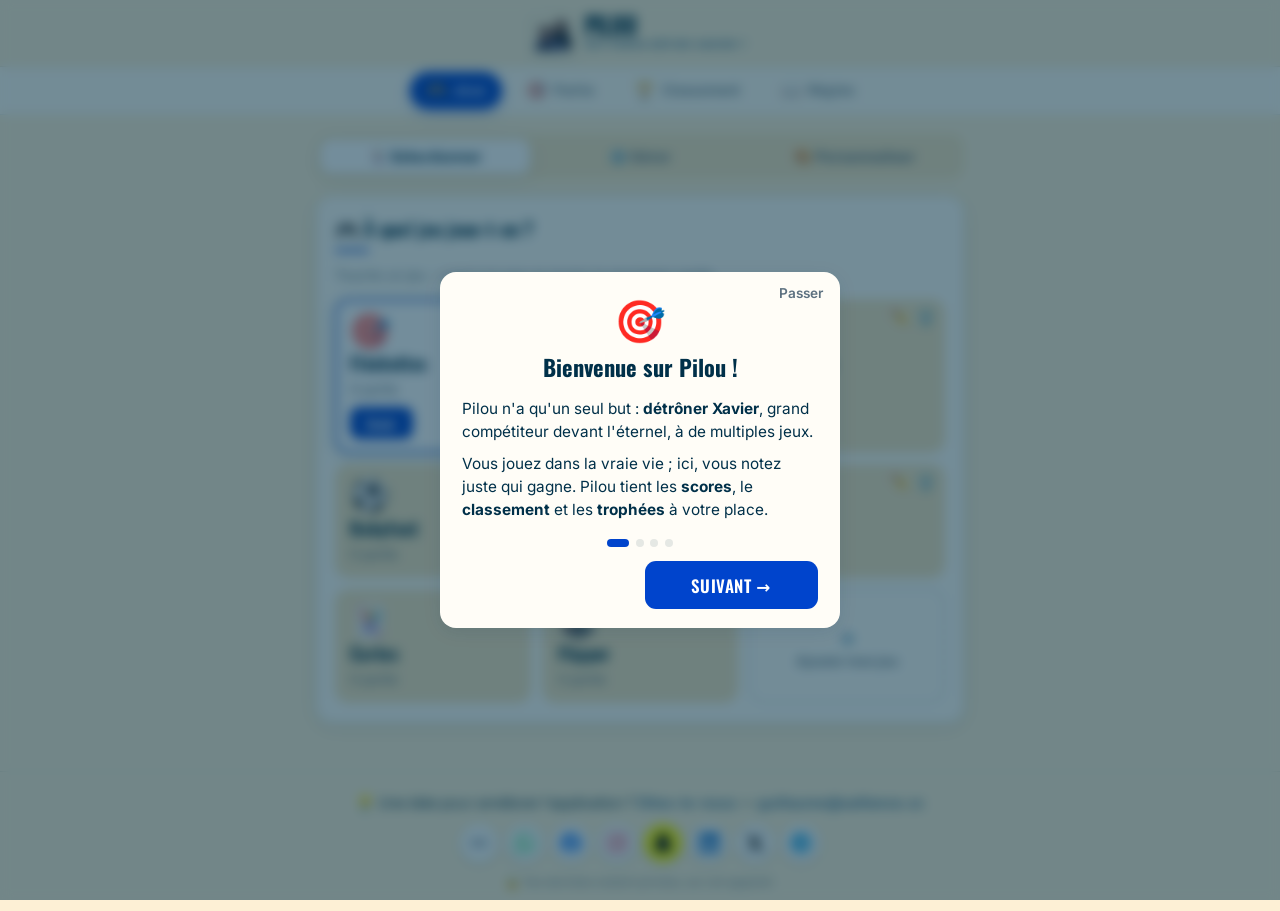
<file: index.html>
<!DOCTYPE html>
<html lang="fr">
  <head>
    <meta charset="UTF-8" />
    <meta name="viewport" content="width=device-width, initial-scale=1.0, viewport-fit=cover" />
    <title>Jeux — Pilou</title>
    <link rel="icon" type="image/png" href="logo.png" />
    <!-- PWA : application installable + hors-ligne -->
    <link rel="manifest" href="manifest.json" />
    <meta name="theme-color" content="#0044cc" />
    <script>
      try {
        var t = localStorage.getItem("pilou-theme");
        if (t) {
          document.documentElement.style.setProperty("--primaire", t);
          var m = document.querySelector('meta[name="theme-color"]');
          if (m) m.setAttribute("content", t);
        }
      } catch (e) {}
    </script>
    <link rel="apple-touch-icon" href="apple-touch-icon.png" />
    <meta name="apple-mobile-web-app-capable" content="yes" />
    <meta name="apple-mobile-web-app-status-bar-style" content="default" />
    <meta name="apple-mobile-web-app-title" content="Pilou" />
    <meta name="mobile-web-app-capable" content="yes" />
    <link rel="preconnect" href="https://fonts.googleapis.com" />
    <link rel="preconnect" href="https://fonts.gstatic.com" crossorigin />
    <link
      href="https://fonts.googleapis.com/css2?family=Anton&family=Inter:wght@400;500;600;700&family=Oswald:wght@500;600;700&display=swap"
      rel="stylesheet"
    />
    <link rel="stylesheet" href="style.css" />
  </head>
  <body>
    <div class="chrome">
      <header class="app-bar"></header>
      <nav class="tabbar"></nav>
    </div>

    <main>
      <div class="barre-groupe" id="barre-groupe-page" style="display: none">
        <span>Groupe&nbsp;: <strong id="nom-groupe-page"></strong></span>
        <button class="btn-discret" id="btn-changer-groupe" style="margin-left: auto">
          Changer
        </button>
      </div>

      <div class="alerte" id="alerte-jouer" style="display: none">
        <span id="alerte-jouer-txt"></span>
        <button class="btn-secondaire" id="alerte-jouer-gerer" style="flex: 0 0 auto">
          ⚙️ Gérer
        </button>
      </div>

      <div class="segments" id="segments">
        <button data-vue="selection" class="actif">🃏 Sélectionner</button>
        <button data-vue="gerer">⚙️ Gérer</button>
        <button data-vue="perso">🎨 Personnaliser</button>
      </div>

      <!-- ============ SÉLECTIONNER ============ -->
      <div id="vue-selection">
        <section class="carte">
          <h2>🎮 À quel jeu joue-t-on&nbsp;?</h2>
          <p class="petit" id="aide-jeu">
            Touche un jeu&nbsp;: c'est à lui que se jouera la prochaine partie.
          </p>
          <div class="groupes-grille" id="jeux-grille"></div>
        </section>
      </div>

      <!-- ============ GÉRER ============ -->
      <div id="vue-gerer" style="display: none">
        <section class="carte">
          <h2>Mes groupes</h2>
          <p class="petit" id="aide-groupe"></p>
          <div class="groupes-grille" id="groupes-grille"></div>
        </section>

        <section class="carte" id="carte-joueurs">
          <h2>Joueurs de <span id="nom-groupe-joueurs"></span></h2>
          <div class="champ">
            <label for="nom-joueur">Ajouter un joueur</label>
            <div class="ligne">
              <input
                type="text"
                id="nom-joueur"
                placeholder="Prénom…"
                autocomplete="off"
              />
              <button class="btn-secondaire" id="btn-ajouter" style="flex: 0 0 auto">
                + Ajouter
              </button>
            </div>
          </div>
          <div id="message"></div>
          <div id="liste-joueurs"></div>
        </section>

        <section class="carte" id="carte-cta" style="display: none">
          <p style="margin: 0 0 0.8rem">Tout est prêt&nbsp;! Place au jeu&nbsp;🎯</p>
          <a href="partie.html" class="btn-principal" style="display: block;
            text-align: center; text-decoration: none">Lancer une partie →</a>
        </section>

        <section class="carte" id="carte-sauvegarde">
          <h2>💾 Sauvegarde</h2>
          <p class="petit">
            Tes données restent sur cet appareil. Exporte-les de temps en temps
            pour ne rien perdre&nbsp;— et pour les transférer sur un autre
            téléphone ou ordinateur (puis Importer là-bas).
          </p>
          <div class="ligne">
            <button class="btn-secondaire" id="btn-exporter" style="flex: 1">
              ⬇️ Exporter
            </button>
            <button class="btn-secondaire" id="btn-importer" style="flex: 1">
              ⬆️ Importer
            </button>
          </div>
          <input
            type="file"
            id="fichier-import"
            accept="application/json,.json"
            hidden
          />
          <div id="message-sauvegarde"></div>
        </section>
      </div>

      <!-- ============ PERSONNALISER ============ -->
      <div id="vue-perso" style="display: none">
        <section class="carte" id="carte-theme">
          <h2>🎨 Thème de l'application</h2>
          <p class="petit">
            Choisis la couleur principale de Pilou — elle s'applique partout,
            tout de suite.
          </p>
          <div class="swatches" id="themes"></div>
          <div class="champ" style="margin-top: 0.8rem">
            <label for="theme-perso">Couleur personnalisée</label>
            <div class="ligne" style="align-items: center; gap: 0.6rem">
              <input type="color" id="theme-perso" value="#0044cc" />
              <span class="petit" id="theme-actuel"></span>
            </div>
          </div>
        </section>

        <section class="carte" id="perso-bloquee" style="display: none">
          <p class="vide" id="perso-texte-bloque"></p>
        </section>

        <div id="perso-zone">
          <section class="carte">
            <h2>Joueur de <span id="perso-nom-groupe"></span></h2>
            <div class="joueurs-choix" id="joueurs-choix"></div>
          </section>

          <section class="carte">
            <h2>Avatar</h2>
            <div class="avatar-preview" id="avatar-preview"></div>
            <div class="champ">
              <label>Couleur</label>
              <div class="swatches" id="swatches"></div>
            </div>
            <div class="champ">
              <label>Emblème</label>
              <div class="emblemes" id="emblemes"></div>
            </div>
          </section>
        </div>
      </div>
    </main>

    <footer>Pilou 🌳 — vos données restent sur cet appareil.</footer>

    <script src="app.js"></script>
    <script src="ui.js"></script>
    <script src="onboarding.js"></script>
    <script>
      monterChrome("organisation");
      let donnees = chargerDonnees();
      let selId = null;
      let vue = "selection";

      const elMessage = document.getElementById("message");
      const elListeJoueurs = document.getElementById("liste-joueurs");
      const elNom = document.getElementById("nom-joueur");
      const elAideGroupe = document.getElementById("aide-groupe");
      const elGrille = document.getElementById("groupes-grille");
      const elCarteJoueurs = document.getElementById("carte-joueurs");
      const elCarteCta = document.getElementById("carte-cta");
      const elNomGroupeJoueurs = document.getElementById("nom-groupe-joueurs");

      const elBarrePage = document.getElementById("barre-groupe-page");
      const elNomGroupePage = document.getElementById("nom-groupe-page");
      const elAlerteJouer = document.getElementById("alerte-jouer");
      const elAlerteJouerTxt = document.getElementById("alerte-jouer-txt");
      const elVueSelection = document.getElementById("vue-selection");
      const elJeuxGrille = document.getElementById("jeux-grille");
      const elVueGerer = document.getElementById("vue-gerer");
      const elVuePerso = document.getElementById("vue-perso");
      const elPersoBloquee = document.getElementById("perso-bloquee");
      const elPersoTexte = document.getElementById("perso-texte-bloque");
      const elPersoZone = document.getElementById("perso-zone");
      const elPersoNomGroupe = document.getElementById("perso-nom-groupe");
      const elChoix = document.getElementById("joueurs-choix");
      const elPreview = document.getElementById("avatar-preview");
      const elSwatches = document.getElementById("swatches");
      const elEmblemes = document.getElementById("emblemes");

      function afficherMessage(html, type) {
        elMessage.innerHTML = `<div class="message ${type}">${html}</div>`;
        setTimeout(() => {
          if (elMessage.querySelector(".message")) elMessage.innerHTML = "";
        }, 4000);
      }

      // --- Sous-onglets ---
      document.querySelectorAll("#segments button").forEach((b) => {
        b.addEventListener("click", () => {
          vue = b.dataset.vue;
          document
            .querySelectorAll("#segments button")
            .forEach((x) => x.classList.toggle("actif", x === b));
          elVueSelection.style.display = vue === "selection" ? "" : "none";
          elVueGerer.style.display = vue === "gerer" ? "" : "none";
          elVuePerso.style.display = vue === "perso" ? "" : "none";
          rendreTout();
        });
      });

      // Saut direct vers un sous-onglet (réutilise le gestionnaire des segments).
      function allerVue(v) {
        const btn = document.querySelector(`#segments button[data-vue="${v}"]`);
        if (btn) btn.click();
      }
      document
        .getElementById("btn-changer-groupe")
        .addEventListener("click", () => allerVue("gerer"));
      document
        .getElementById("alerte-jouer-gerer")
        .addEventListener("click", () => {
          elAlerteJouer.style.display = "none";
          allerVue("gerer");
        });

      // Clic « Jouer » (carte ou bandeau du bas) : si le groupe n'est pas prêt,
      // on bloque et on affiche une alerte en haut ; sinon le lien suit vers Partie.
      function tenterJouer(e) {
        const g = groupeActif(donnees);
        const pret = g && g.joueurs.length >= 2;
        if (pret) return;
        if (e) e.preventDefault();
        // Aucun groupe : on amène directement l'utilisateur à Gérer pour en créer un.
        if (!g) {
          elAlerteJouer.style.display = "none";
          allerVue("gerer");
          return;
        }
        // Groupe existant mais pas assez de joueurs : on alerte et on oriente.
        elAlerteJouerTxt.textContent =
          "Ajoute au moins 2 joueurs à ce groupe pour pouvoir jouer.";
        elAlerteJouer.style.display = "";
        window.scrollTo({ top: 0, behavior: "smooth" });
      }

      // --- GÉRER : groupes ---
      function creerGroupeViaPrompt() {
        const nom = prompt("Nom du nouveau groupe (ex : Famille, Amis…)");
        if (!creerGroupe(donnees, nom)) return;
        sauvegarder(donnees);
        rendreTout();
      }

      function rendreGroupes() {
        elGrille.innerHTML = "";
        elAideGroupe.textContent =
          donnees.groupes.length === 0
            ? "Crée ton premier groupe (ex : Famille, Soirée jeux…) pour commencer."
            : "Touche une carte pour choisir le groupe actif.";

        donnees.groupes.forEach((g) => {
          const actif = g.id === donnees.groupeActifId;
          const carte = document.createElement("div");
          carte.className = "groupe-carte" + (actif ? " actif" : "");
          carte.innerHTML = `
            <div class="groupe-actions">
              <button class="icone" data-action="renommer" title="Renommer">✏️</button>
              <button class="icone" data-action="supprimer" title="Supprimer">🗑️</button>
            </div>
            <div class="groupe-nom">${g.nom}</div>
            <div class="petit">${g.joueurs.length} joueur${
            g.joueurs.length > 1 ? "s" : ""
          } · ${g.parties.length} partie${g.parties.length > 1 ? "s" : ""}</div>
            ${actif ? '<div class="groupe-badge">✓ actif</div>' : ""}`;

          carte.addEventListener("click", () => {
            definirGroupeActif(donnees, g.id);
            sauvegarder(donnees);
            selId = null;
            rendreTout();
          });
          carte
            .querySelector('[data-action="renommer"]')
            .addEventListener("click", (e) => {
              e.stopPropagation();
              const nom = prompt("Nouveau nom du groupe :", g.nom);
              if (nom === null || !renommerGroupe(g, nom)) return;
              sauvegarder(donnees);
              rendreTout();
            });
          carte
            .querySelector('[data-action="supprimer"]')
            .addEventListener("click", (e) => {
              e.stopPropagation();
              if (
                !confirm(
                  `Supprimer le groupe « ${g.nom} » et toutes ses parties ? C'est définitif.`
                )
              )
                return;
              supprimerGroupe(donnees, g.id);
              sauvegarder(donnees);
              selId = null;
              rendreTout();
            });
          elGrille.appendChild(carte);
        });

        const ajout = document.createElement("button");
        ajout.className = "groupe-carte ajout";
        ajout.innerHTML = "<span>＋</span>Nouveau groupe";
        ajout.addEventListener("click", creerGroupeViaPrompt);
        elGrille.appendChild(ajout);
      }

      // --- GÉRER : joueurs ---
      function rendreListeJoueurs() {
        const g = groupeActif(donnees);
        elCarteJoueurs.style.display = g ? "" : "none";
        if (!g) return;
        elNomGroupeJoueurs.textContent = g.nom;
        if (g.joueurs.length === 0) {
          elListeJoueurs.innerHTML =
            '<p class="vide">Aucun joueur. Ajoute-en au moins 2 pour pouvoir jouer.</p>';
          return;
        }
        elListeJoueurs.innerHTML = "";
        const wrap = document.createElement("div");
        wrap.className = "joueurs-liste";
        g.joueurs.forEach((j) => {
          const puce = document.createElement("span");
          puce.className = "puce";
          puce.innerHTML = `${avatarHTML(j, 22)}<span>${j.nom}</span>
            <button class="puce-x" title="Retirer du groupe">✕</button>`;
          puce.querySelector(".puce-x").addEventListener("click", () => {
            if (!confirm(`Retirer ${j.nom} du groupe ?`)) return;
            supprimerJoueur(g, j.id);
            sauvegarder(donnees);
            rendreTout();
          });
          wrap.appendChild(puce);
        });
        elListeJoueurs.appendChild(wrap);
      }

      function rendreCta() {
        const g = groupeActif(donnees);
        elCarteCta.style.display =
          vue === "gerer" && g && g.joueurs.length >= 2 ? "" : "none";
      }

      document.getElementById("btn-ajouter").addEventListener("click", () => {
        const g = groupeActif(donnees);
        if (!g) return;
        const joueur = ajouterJoueur(g, elNom.value);
        if (!joueur) {
          afficherMessage("Nom vide ou déjà existant.", "erreur");
          return;
        }
        sauvegarder(donnees);
        elNom.value = "";
        elNom.focus();
        rendreTout();
        afficherMessage(`${joueur.nom} a rejoint le groupe 🎯`, "ok");
      });

      elNom.addEventListener("keydown", (e) => {
        if (e.key === "Enter") document.getElementById("btn-ajouter").click();
      });

      // --- PERSONNALISER ---
      function joueurSel(g) {
        return g.joueurs.find((j) => j.id === selId) || g.joueurs[0] || null;
      }

      function rendrePerso() {
        const g = groupeActif(donnees);
        const pret = g && g.joueurs.length >= 1;
        elPersoBloquee.style.display = pret ? "none" : "";
        elPersoZone.style.display = pret ? "" : "none";
        if (!pret) {
          elPersoTexte.textContent = g
            ? "Ajoute au moins un joueur (onglet Gérer) pour le personnaliser."
            : "Crée un groupe et des joueurs dans l'onglet Gérer.";
          return;
        }
        if (!selId || !g.joueurs.some((j) => j.id === selId))
          selId = g.joueurs[0].id;
        const j = joueurSel(g);
        elPersoNomGroupe.textContent = g.nom;

        elChoix.innerHTML = "";
        g.joueurs.forEach((jj) => {
          const chip = document.createElement("div");
          chip.className = "joueur-chip" + (jj.id === selId ? " actif" : "");
          chip.innerHTML = `${avatarHTML(jj, 40)}<span class="nom">${jj.nom}</span>`;
          chip.addEventListener("click", () => {
            selId = jj.id;
            rendrePerso();
          });
          elChoix.appendChild(chip);
        });

        elPreview.innerHTML = `${avatarHTML(j, 64)}<span class="nom-grand">${j.nom}</span>`;

        elSwatches.innerHTML = "";
        PALETTE_AVATARS.forEach((c) => {
          const sw = document.createElement("div");
          sw.className = "swatch" + (c === j.couleur ? " actif" : "");
          sw.style.background = c;
          sw.addEventListener("click", () => {
            personnaliserJoueur(j, c, undefined);
            sauvegarder(donnees);
            rendrePerso();
          });
          elSwatches.appendChild(sw);
        });

        elEmblemes.innerHTML = "";
        const init = document.createElement("div");
        init.className = "embleme-opt" + (!j.embleme ? " actif" : "");
        init.textContent = "Aa";
        init.style.cssText = "font-size:0.9rem;font-weight:700";
        init.title = "Initiales";
        init.addEventListener("click", () => {
          personnaliserJoueur(j, undefined, "");
          sauvegarder(donnees);
          rendrePerso();
        });
        elEmblemes.appendChild(init);
        EMBLEMES.forEach((e) => {
          const opt = document.createElement("div");
          opt.className = "embleme-opt" + (e === j.embleme ? " actif" : "");
          opt.textContent = e;
          opt.addEventListener("click", () => {
            personnaliserJoueur(j, undefined, e);
            sauvegarder(donnees);
            rendrePerso();
          });
          elEmblemes.appendChild(opt);
        });
      }

      // --- SÉLECTIONNER : jeux ---
      function rendreJeux() {
        const g = groupeActif(donnees);
        elJeuxGrille.innerHTML = "";

        donnees.jeux.forEach((jeu) => {
          const actif = jeu.id === donnees.jeuActifId;
          const nb = g
            ? g.parties.filter((p) => p.jeuId === jeu.id).length
            : 0;
          const carte = document.createElement("div");
          carte.className = "groupe-carte" + (actif ? " actif" : "");
          carte.innerHTML = `
            <div class="groupe-actions">
              <button class="icone" data-action="renommer" title="Modifier">✏️</button>
              <button class="icone" data-action="supprimer" title="Supprimer">🗑️</button>
            </div>
            <div class="jeu-embleme">${jeu.embleme || "🎮"}</div>
            <div class="groupe-nom">${jeu.nom}</div>
            <div class="petit">${nb} partie${nb > 1 ? "s" : ""}</div>
            ${
              actif
                ? '<a class="btn-jouer" href="partie.html">Jouer</a>'
                : ""
            }`;

          carte.addEventListener("click", () => {
            definirJeuActif(donnees, jeu.id);
            sauvegarder(donnees);
            rendreJeux();
          });
          // Le bouton « Jouer » lance la partie (ou alerte si rien n'est prêt)
          // sans re-déclencher la sélection de la carte.
          if (actif) {
            const btnJouer = carte.querySelector(".btn-jouer");
            if (btnJouer)
              btnJouer.addEventListener("click", (e) => {
                e.stopPropagation();
                tenterJouer(e);
              });
          }
          carte
            .querySelector('[data-action="renommer"]')
            .addEventListener("click", (e) => {
              e.stopPropagation();
              const nom = prompt("Nom du jeu :", jeu.nom);
              if (nom === null) return;
              const emo = prompt(
                "Emoji du jeu (laisser vide = 🎮) :",
                jeu.embleme || ""
              );
              if (emo === null) return;
              renommerJeu(jeu, nom, emo);
              sauvegarder(donnees);
              rendreJeux();
            });
          carte
            .querySelector('[data-action="supprimer"]')
            .addEventListener("click", (e) => {
              e.stopPropagation();
              if (jeuEstUtilise(donnees, jeu.id)) {
                alert(
                  `Impossible de supprimer « ${jeu.nom} » : des parties y sont déjà enregistrées.`
                );
                return;
              }
              if (donnees.jeux.length <= 1) {
                alert("Il faut garder au moins un jeu.");
                return;
              }
              if (!confirm(`Supprimer le jeu « ${jeu.nom} » ?`)) return;
              supprimerJeu(donnees, jeu.id);
              sauvegarder(donnees);
              rendreJeux();
            });
          elJeuxGrille.appendChild(carte);
        });

        const ajout = document.createElement("button");
        ajout.className = "groupe-carte ajout";
        ajout.innerHTML = "<span>＋</span>Ajouter mon jeu";
        ajout.addEventListener("click", () => {
          const nom = prompt("Nom du nouveau jeu (ex : Mölkky, Beer-pong…)");
          if (nom === null) return;
          const emo = prompt("Emoji du jeu (optionnel) :", "🎮");
          if (emo === null) return;
          const jeu = creerJeu(donnees, nom, emo);
          if (!jeu) {
            alert("Nom vide ou jeu déjà existant.");
            return;
          }
          definirJeuActif(donnees, jeu.id);
          sauvegarder(donnees);
          rendreJeux();
        });
        elJeuxGrille.appendChild(ajout);
        majActionsJeu();
      }

      // Bandeau du groupe actif en haut de la page (comme sur les autres pages).
      function rendreBanniere() {
        const g = groupeActif(donnees);
        elBarrePage.style.display = g ? "" : "none";
        if (g) elNomGroupePage.textContent = g.nom;
      }

      // Masque l'alerte « choisis ton groupe » dès que tout est prêt.
      function majActionsJeu() {
        const g = groupeActif(donnees);
        const pret = g && g.joueurs.length >= 2;
        if (pret) elAlerteJouer.style.display = "none";
      }

      function rendreTout() {
        rendreBanniere();
        rendreJeux();
        rendreGroupes();
        rendreListeJoueurs();
        rendreCta();
        if (vue === "perso") rendrePerso();
      }

      // --- Sauvegarde (export / import) ---
      const elMsgSauvegarde = document.getElementById("message-sauvegarde");
      const elFichierImport = document.getElementById("fichier-import");

      function afficherMessageSauvegarde(html, type) {
        elMsgSauvegarde.innerHTML = `<div class="message ${type}">${html}</div>`;
        setTimeout(() => {
          if (elMsgSauvegarde.querySelector(".message"))
            elMsgSauvegarde.innerHTML = "";
        }, 5000);
      }

      document.getElementById("btn-exporter").addEventListener("click", () => {
        const blob = new Blob([exporterDonneesJSON()], {
          type: "application/json",
        });
        const url = URL.createObjectURL(blob);
        const a = document.createElement("a");
        a.href = url;
        a.download = nomFichierSauvegarde();
        document.body.appendChild(a);
        a.click();
        a.remove();
        setTimeout(() => URL.revokeObjectURL(url), 1000);
        afficherMessageSauvegarde("Sauvegarde téléchargée ✅", "ok");
      });

      document
        .getElementById("btn-importer")
        .addEventListener("click", () => elFichierImport.click());

      elFichierImport.addEventListener("change", () => {
        const fichier = elFichierImport.files[0];
        if (!fichier) return;
        const lecteur = new FileReader();
        lecteur.onload = () => {
          elFichierImport.value = "";
          if (
            !confirm(
              "Importer cette sauvegarde remplacera toutes les données de cet appareil. Continuer ?"
            )
          )
            return;
          const res = importerDonneesJSON(lecteur.result);
          if (!res.ok) {
            afficherMessageSauvegarde(res.message, "erreur");
            return;
          }
          donnees = chargerDonnees();
          selId = null;
          rendreTout();
          afficherMessageSauvegarde(
            `Sauvegarde importée — ${res.nbGroupes} groupe${
              res.nbGroupes > 1 ? "s" : ""
            } restauré${res.nbGroupes > 1 ? "s" : ""} ✅`,
            "ok"
          );
        };
        lecteur.readAsText(fichier);
      });

      // --- Thème de l'application ---
      const elThemes = document.getElementById("themes");
      const elThemePerso = document.getElementById("theme-perso");
      const elThemeActuel = document.getElementById("theme-actuel");

      function rendreThemes() {
        const actuelle = couleurTheme().toLowerCase();
        elThemes.innerHTML = "";
        THEMES.forEach((t) => {
          const sw = document.createElement("div");
          sw.className =
            "swatch" + (t.couleur.toLowerCase() === actuelle ? " actif" : "");
          sw.style.background = t.couleur;
          sw.title = t.nom;
          sw.addEventListener("click", () => {
            definirTheme(t.couleur);
            rendreThemes();
          });
          elThemes.appendChild(sw);
        });
        if (/^#[0-9a-f]{6}$/.test(actuelle)) elThemePerso.value = actuelle;
        elThemeActuel.textContent = actuelle.toUpperCase();
      }

      elThemePerso.addEventListener("input", () => {
        definirTheme(elThemePerso.value);
        elThemeActuel.textContent = elThemePerso.value.toUpperCase();
        elThemes
          .querySelectorAll(".swatch")
          .forEach((s) => s.classList.remove("actif"));
      });

      rendreThemes();

      rendreTout();

      // Recharge les données si la page revient du cache (bouton Précédent),
      // pour ne pas afficher un état périmé après avoir joué une partie.
      window.addEventListener("pageshow", (e) => {
        if (e.persisted) {
          donnees = chargerDonnees();
          selId = null;
          rendreTout();
        }
      });
    </script>
  </body>
</html>
</file>
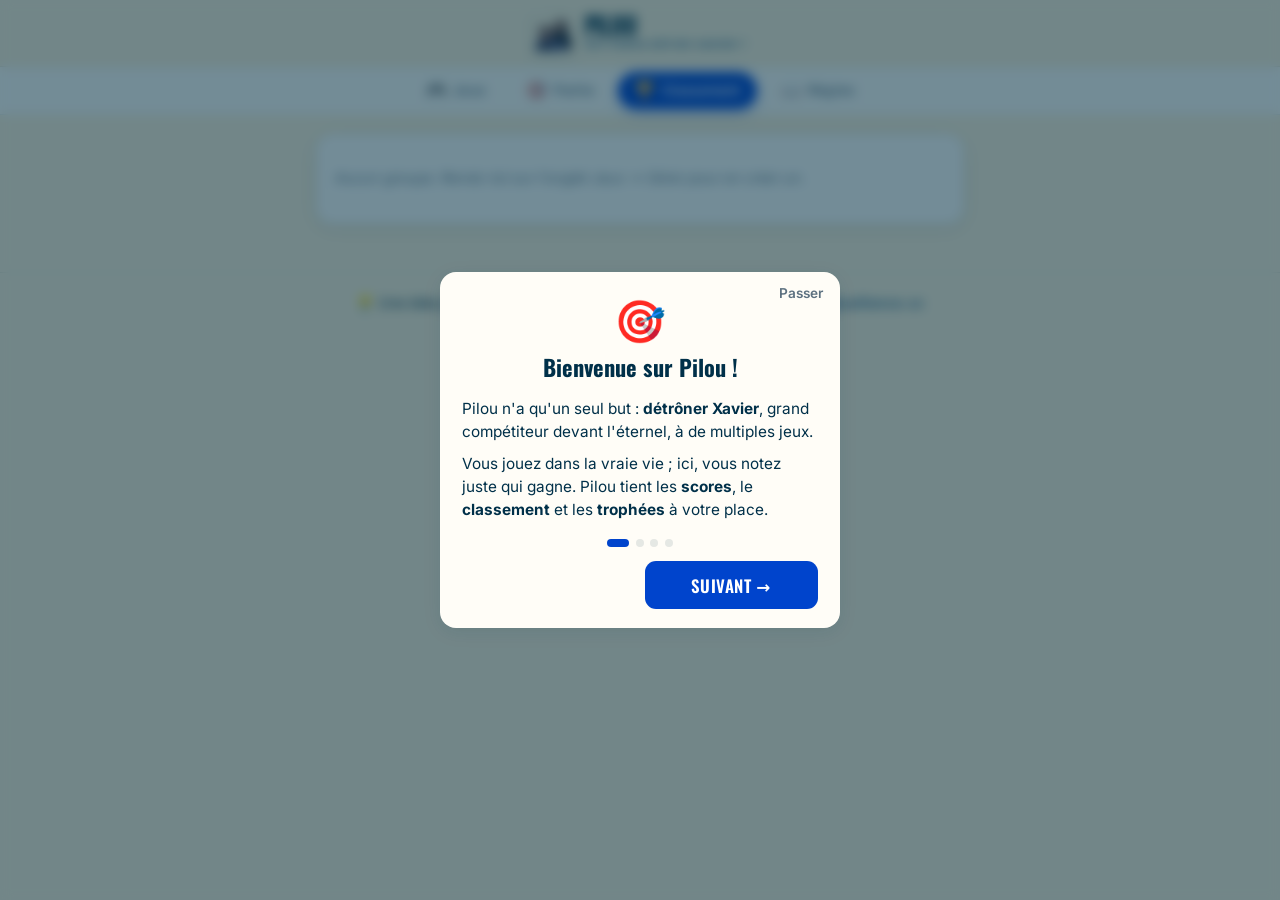
<file: classement.html>
<!DOCTYPE html>
<html lang="fr">
  <head>
    <meta charset="UTF-8" />
    <meta name="viewport" content="width=device-width, initial-scale=1.0, viewport-fit=cover" />
    <title>Classement — Pilou</title>
    <link rel="icon" type="image/png" href="logo.png" />
    <!-- PWA : application installable + hors-ligne -->
    <link rel="manifest" href="manifest.json" />
    <meta name="theme-color" content="#0044cc" />
    <script>
      try {
        var t = localStorage.getItem("pilou-theme");
        if (t) {
          document.documentElement.style.setProperty("--primaire", t);
          var m = document.querySelector('meta[name="theme-color"]');
          if (m) m.setAttribute("content", t);
        }
      } catch (e) {}
    </script>
    <link rel="apple-touch-icon" href="apple-touch-icon.png" />
    <meta name="apple-mobile-web-app-capable" content="yes" />
    <meta name="apple-mobile-web-app-status-bar-style" content="default" />
    <meta name="apple-mobile-web-app-title" content="Pilou" />
    <meta name="mobile-web-app-capable" content="yes" />
    <link rel="preconnect" href="https://fonts.googleapis.com" />
    <link rel="preconnect" href="https://fonts.gstatic.com" crossorigin />
    <link
      href="https://fonts.googleapis.com/css2?family=Anton&family=Inter:wght@400;500;600;700&family=Oswald:wght@500;600;700&display=swap"
      rel="stylesheet"
    />
    <link rel="stylesheet" href="style.css" />
  </head>
  <body>
    <div class="chrome">
      <header class="app-bar"></header>
      <nav class="tabbar"></nav>
    </div>

    <main>
      <div class="barre-groupe" id="barre-groupe" style="flex-wrap: wrap">
        <span>Groupe&nbsp;: <strong id="nom-groupe-actif"></strong></span>
        <select id="mode-periode" class="select-jeu" style="margin-left: auto">
          <option value="indeterminee">Depuis toujours</option>
          <option value="determinee">Période définie</option>
        </select>
        <div
          class="ligne periode-fin cachee"
          id="bloc-dates"
          style="flex-basis: 100%; margin-top: 0.3rem"
        >
          <div>
            <label for="date-debut">Du</label>
            <input type="date" id="date-debut" />
          </div>
          <div>
            <label for="date-fin">Au (optionnel)</label>
            <input type="date" id="date-fin" />
          </div>
        </div>
      </div>

      <section class="carte" id="carte-vide" style="display: none">
        <p class="vide">Aucun groupe. Rends-toi sur l'onglet Jeux → Gérer pour en créer un.</p>
      </section>

      <div id="zone">
        <div class="segments" id="segments">
          <button data-vue="scores" class="actif">🏆 Scores</button>
          <button data-vue="palmares">🎖️ Palmarès</button>
        </div>

        <!-- ============ SCORES ============ -->
        <div id="vue-scores">
          <div class="filtre-jeux" id="filtre-jeux" style="display: none"></div>

          <section class="carte" id="carte-podium" style="display: none">
            <h2>Podium</h2>
            <div class="podium" id="podium"></div>
          </section>

          <section class="carte">
            <div class="entete-section">
              <h2 id="titre-classement">Classement</h2>
              <span class="petit" id="nb-parties"></span>
            </div>
            <div id="classement"></div>
            <p class="petit" style="margin-top: 0.9rem">
              On peut gagner comme perdre des points&nbsp;; le gagnant est celui
              qui a le plus haut score sur la période.
              <a href="regles.html">Voir les règles →</a>
            </p>
          </section>

          <section class="carte">
            <h2>Dernières parties</h2>
            <div id="historique"></div>
          </section>

          <div style="text-align: center; margin-bottom: 1rem">
            <button class="btn-discret" id="btn-reset-scores">
              Réinitialiser les scores du groupe
            </button>
          </div>
        </div>

        <!-- ============ PALMARÈS ============ -->
        <div id="vue-palmares" style="display: none">
          <section class="carte">
            <h2>Synthèse du groupe</h2>
            <div class="serie-info" id="synthese"></div>
          </section>
          <section class="carte">
            <h2>Détail par joueur</h2>
            <p class="petit" id="hint-palmares" style="margin: -0.2rem 0 0.5rem">
              👆 Touche un joueur pour dérouler tous ses trophées.
            </p>
            <div id="detail-joueurs"></div>
          </section>
        </div>
      </div>
    </main>

    <footer>Pilou 🌳 — vos données restent sur cet appareil.</footer>

    <script src="app.js"></script>
    <script src="ui.js"></script>
    <script src="anim.js"></script>
    <script src="onboarding.js"></script>
    <script>
      monterChrome("classement");
      let donnees = chargerDonnees();
      let vue = "scores";
      let filtreJeu = null; // null = classement Général (tous jeux confondus)

      const elFiltreJeux = document.getElementById("filtre-jeux");
      const elTitreClassement = document.getElementById("titre-classement");
      const elClassement = document.getElementById("classement");
      const elHistorique = document.getElementById("historique");
      const elNbParties = document.getElementById("nb-parties");
      const elMode = document.getElementById("mode-periode");
      const elBlocDates = document.getElementById("bloc-dates");
      const elDebut = document.getElementById("date-debut");
      const elFin = document.getElementById("date-fin");
      const elZone = document.getElementById("zone");
      const elCarteVide = document.getElementById("carte-vide");
      const elBarreGroupe = document.getElementById("barre-groupe");
      const elNomGroupe = document.getElementById("nom-groupe-actif");
      const elPodium = document.getElementById("podium");
      const elCartePodium = document.getElementById("carte-podium");
      const elSynthese = document.getElementById("synthese");
      const elDetail = document.getElementById("detail-joueurs");
      const elHintPalmares = document.getElementById("hint-palmares");

      const medailles = ["🥇", "🥈", "🥉"];

      document.querySelectorAll("#segments button").forEach((b) => {
        b.addEventListener("click", () => {
          vue = b.dataset.vue;
          document
            .querySelectorAll("#segments button")
            .forEach((x) => x.classList.toggle("actif", x === b));
          document.getElementById("vue-scores").style.display =
            vue === "scores" ? "" : "none";
          document.getElementById("vue-palmares").style.display =
            vue === "palmares" ? "" : "none";
          rendreTout();
        });
      });

      function syncPeriode() {
        const g = groupeActif(donnees);
        if (!g) return;
        elMode.value = g.periode.mode;
        elDebut.value = g.periode.debut || "";
        elFin.value = g.periode.fin || "";
        elBlocDates.classList.toggle("cachee", g.periode.mode !== "determinee");
      }

      function majPeriode() {
        const g = groupeActif(donnees);
        if (!g) return;
        g.periode.mode = elMode.value;
        g.periode.debut = elDebut.value || null;
        g.periode.fin = elFin.value || null;
        elBlocDates.classList.toggle("cachee", elMode.value !== "determinee");
        sauvegarder(donnees);
        rendreTout();
      }

      // --- Podium illustré ---
      function rendrePodium(cl) {
        const top = cl.filter((j) => j.parties > 0).slice(0, 3);
        if (top.length === 0) {
          elCartePodium.style.display = "none";
          return;
        }
        elCartePodium.style.display = "";
        const marche = (j, cls, med) =>
          j
            ? `<div class="marche ${cls}">
                 <div class="tete">${avatarHTML(j, 46)}
                   <span class="nom">${j.nom}</span>
                   <span class="pts">${j.score}</span></div>
                 <div class="socle">${med}</div>
               </div>`
            : "";
        elPodium.innerHTML =
          marche(top[1], "argent", "🥈") +
          marche(top[0], "or", "🥇") +
          marche(top[2], "bronze", "🥉");
      }

      // Barre de filtres : « Général » + une puce par jeu réellement joué dans
      // le groupe. Sélectionner une puce restreint le classement à ce jeu.
      function rendreFiltreJeux() {
        const g = groupeActif(donnees);
        if (!g) {
          elFiltreJeux.style.display = "none";
          return;
        }
        const idsJoues = new Set(g.parties.map((p) => p.jeuId));
        const jeux = donnees.jeux.filter((j) => idsJoues.has(j.id));
        if (filtreJeu && !idsJoues.has(filtreJeu)) filtreJeu = null;

        elFiltreJeux.style.display = jeux.length ? "" : "none";
        if (!jeux.length) return;

        const puces = [{ id: "", label: "🏅 Général" }].concat(
          jeux.map((j) => ({ id: j.id, label: `${j.embleme || "🎮"} ${j.nom}` }))
        );
        elFiltreJeux.innerHTML = puces
          .map(
            (p) =>
              `<button class="chip-jeu${
                (p.id || null) === filtreJeu ? " actif" : ""
              }" data-jeu="${p.id}">${p.label}</button>`
          )
          .join("");
        elFiltreJeux.querySelectorAll(".chip-jeu").forEach((b) => {
          b.addEventListener("click", () => {
            filtreJeu = b.dataset.jeu || null;
            rendreTout();
          });
        });
      }

      function rendreClassement() {
        const g = groupeActif(donnees);
        const cl = g ? calculerClassement(g, filtreJeu) : [];
        const jeu = filtreJeu ? jeuParId(donnees, filtreJeu) : null;
        elTitreClassement.textContent = jeu
          ? `Classement ${jeu.embleme || "🎮"} ${jeu.nom}`
          : "Classement Général";
        rendrePodium(cl);
        if (cl.length === 0) {
          elClassement.innerHTML =
            '<p class="vide">Aucun joueur. Ajoute des joueurs et enregistre une partie.</p>';
          return;
        }
        let html =
          '<table><thead><tr><th class="rang">#</th><th>Joueur</th><th>V / Parties</th><th class="score">Score</th></tr></thead><tbody>';
        cl.forEach((j, i) => {
          const flamme =
            j.serie >= 2 ? ` <span class="flamme">${j.serie}🔥</span>` : "";
          html += `<tr class="${i < 3 ? "top" + (i + 1) : ""}">
            <td class="rang">${medailles[i] || i + 1}</td>
            <td><span class="cellule-joueur">${avatarHTML(j, 26)} ${j.nom}${flamme}</span></td>
            <td class="petit">${j.victoires} / ${j.parties}</td>
            <td class="score" data-score="${j.score}">${j.score}</td>
          </tr>`;
        });
        html += "</tbody></table>";
        elClassement.innerHTML = html;
        elClassement
          .querySelectorAll("td.score[data-score]")
          .forEach((td) => animerNombre(td, +td.dataset.score, 600));
      }

      function rendreHistorique() {
        const g = groupeActif(donnees);
        let parties = g ? partiesDeLaPeriode(g) : [];
        if (filtreJeu) parties = parties.filter((p) => p.jeuId === filtreJeu);
        parties = parties.sort((a, b) => new Date(b.date) - new Date(a.date));
        elNbParties.textContent =
          parties.length + (parties.length > 1 ? " parties" : " partie");
        if (parties.length === 0) {
          elHistorique.innerHTML =
            '<p class="vide">Aucune partie sur cette période.</p>';
          return;
        }
        elHistorique.innerHTML = parties
          .slice(0, 15)
          .map((p) => {
            const equipes = equipesDePartie(p)
              .map((e) => e.map((id) => joueurParId(g, id)).filter(Boolean))
              .filter((e) => e.length);
            if (equipes.length < 2) return "";
            const nomEquipe = (e) => e.map((j) => j.nom).join(" & ");
            const autres = equipes.slice(1).map(nomEquipe).join(" > ");
            return `<div style="padding:0.5rem 0;border-bottom:1px solid var(--ligne)">
              <strong>🏆 ${nomEquipe(equipes[0])}</strong>
              <span class="petit"> &gt; ${autres || "?"} · ${formaterDate(
              p.date
            )}</span></div>`;
          })
          .join("");
      }

      // --- Palmarès ---
      function rendrePalmares() {
        const g = groupeActif(donnees);
        const cl = g ? calculerClassement(g) : [];
        const joues = cl.filter((j) => j.parties > 0);

        if (joues.length === 0) {
          elSynthese.innerHTML =
            '<p class="vide">Aucune partie jouée pour l\'instant.</p>';
          elDetail.innerHTML = "";
          elHintPalmares.style.display = "none";
          return;
        }
        elHintPalmares.style.display = "";

        const maxPar = (cle) =>
          cl.reduce((m, j) => (j[cle] > m[cle] ? j : m), cl[0]);
        const plusV = maxPar("victoires");
        const plusS = maxPar("meilleureSerie");
        const plusT = cl.reduce(
          (m, j) => (j.trophees.length > m.trophees.length ? j : m),
          cl[0]
        );

        elSynthese.innerHTML = `
          <div class="serie-bloc"><div class="v">${plusV.victoires}</div>
            <div class="l">Victoires</div><div class="petit">${plusV.nom}</div></div>
          <div class="serie-bloc"><div class="v">${plusS.meilleureSerie}🔥</div>
            <div class="l">Meilleure série</div><div class="petit">${plusS.nom}</div></div>
          <div class="serie-bloc"><div class="v">${plusT.trophees.length}</div>
            <div class="l">Trophées</div><div class="petit">${plusT.nom}</div></div>`;

        elDetail.innerHTML = cl
          .map((j) => {
            const mini = TROPHEES.map(
              (t) =>
                `<span class="troph-mini${
                  j.trophees.includes(t.id) ? "" : " verrouille"
                }" title="${t.nom}">${t.emoji}</span>`
            ).join("");
            const detail = TROPHEES.map((t) => {
              const ok = j.trophees.includes(t.id);
              return `<div class="trophee${ok ? "" : " verrouille"}">
                <span class="em">${ok ? t.emoji : "🔒"}</span>
                <div><div class="tn">${t.nom}</div><div class="td">${t.desc}</div></div>
              </div>`;
            }).join("");
            return `<div class="joueur-palmares">
              <div class="ligne-haut" role="button">
                <span class="cellule-joueur">${avatarHTML(j, 30)} <strong>${j.nom}</strong></span>
                <span class="petit">${j.victoires} V · ${j.meilleureSerie}🔥 record · +${j.bonusSerie} pts <span class="chevron">👉</span></span>
              </div>
              <div class="troph-ligne">${mini}</div>
              <div class="troph-detail" style="display:none">
                <div class="trophees-grille">${detail}</div>
              </div>
            </div>`;
          })
          .join("");

        elDetail.querySelectorAll(".joueur-palmares").forEach((card) => {
          const haut = card.querySelector(".ligne-haut");
          const det = card.querySelector(".troph-detail");
          const chev = card.querySelector(".chevron");
          haut.style.cursor = "pointer";
          haut.addEventListener("click", () => {
            const ouvert = det.style.display !== "none";
            det.style.display = ouvert ? "none" : "";
            if (chev) chev.textContent = ouvert ? "👉" : "👇";
          });
        });
      }

      elMode.addEventListener("change", majPeriode);
      elDebut.addEventListener("change", majPeriode);
      elFin.addEventListener("change", majPeriode);

      document
        .getElementById("btn-reset-scores")
        .addEventListener("click", () => {
          const g = groupeActif(donnees);
          if (!g) return;
          if (
            !confirm(
              `Remettre tous les scores de « ${g.nom} » à zéro ? Les joueurs sont conservés, mais l'historique des parties est effacé.`
            )
          )
            return;
          g.parties = [];
          g.periode = { mode: "indeterminee", debut: null, fin: null };
          sauvegarder(donnees);
          rendreTout();
        });

      function rendreTout() {
        const g = groupeActif(donnees);
        elBarreGroupe.style.display = g ? "" : "none";
        elZone.style.display = g ? "" : "none";
        elCarteVide.style.display = g ? "none" : "";
        if (!g) return;
        elNomGroupe.textContent = g.nom;
        syncPeriode();
        if (vue === "scores") {
          rendreFiltreJeux();
          rendreClassement();
          rendreHistorique();
        } else {
          rendrePalmares();
        }
      }

      rendreTout();

      // Recharge les données si la page revient du cache (bouton Précédent) :
      // les parties jouées entre-temps (et les nouveaux jeux) apparaissent
      // alors immédiatement, sans rechargement manuel.
      window.addEventListener("pageshow", (e) => {
        if (e.persisted) {
          donnees = chargerDonnees();
          rendreTout();
        }
      });
    </script>
  </body>
</html>
</file>
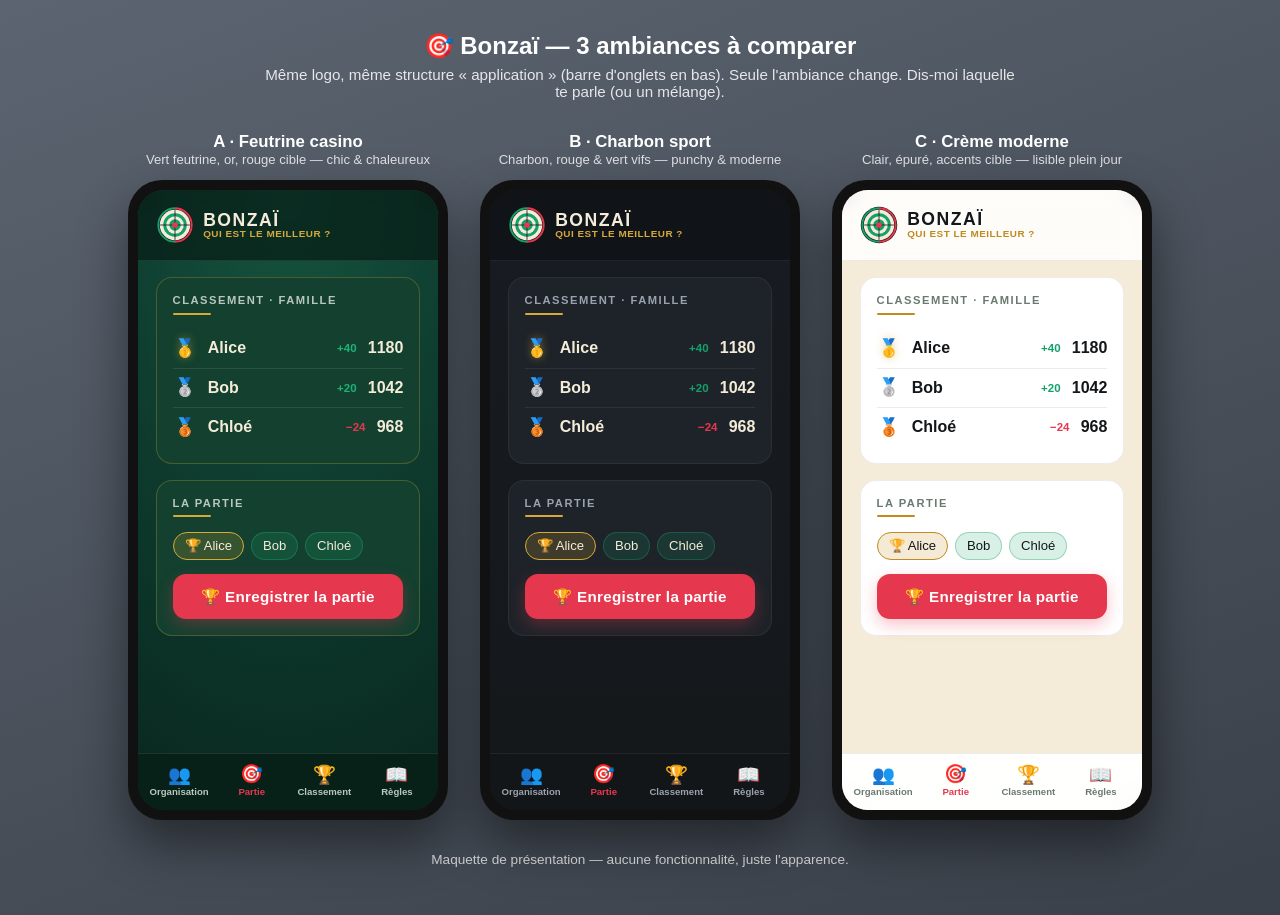
<file: maquettes.html>
<!DOCTYPE html>
<html lang="fr">
  <head>
    <meta charset="UTF-8" />
    <meta name="viewport" content="width=device-width, initial-scale=1.0" />
    <title>Bonzaï — Maquettes DA</title>
    <style>
      * { box-sizing: border-box; }
      body {
        margin: 0;
        font-family: "Segoe UI", -apple-system, BlinkMacSystemFont, Roboto, sans-serif;
        background: #6b7280;
        background: linear-gradient(160deg, #5b6470, #3a4049);
        color: #fff;
        padding: 2rem 1rem 3rem;
      }
      .intro { text-align: center; max-width: 760px; margin: 0 auto 2rem; }
      .intro h1 { font-size: 1.5rem; margin: 0 0 0.4rem; }
      .intro p { margin: 0; opacity: 0.85; font-size: 0.95rem; }

      .galerie {
        display: flex;
        flex-wrap: wrap;
        gap: 2rem;
        justify-content: center;
        align-items: flex-start;
      }
      .colonne { width: 320px; }
      .colonne > .etiquette {
        text-align: center;
        margin-bottom: 0.8rem;
      }
      .etiquette .nom { font-weight: 700; font-size: 1.05rem; }
      .etiquette .desc { font-size: 0.82rem; opacity: 0.8; }

      /* Cadre "téléphone" */
      .phone {
        border-radius: 34px;
        padding: 10px;
        background: #111;
        box-shadow: 0 24px 50px rgba(0, 0, 0, 0.45);
      }
      .ecran {
        border-radius: 26px;
        overflow: hidden;
        height: 620px;
        display: flex;
        flex-direction: column;
        background: var(--fond);
        color: var(--texte);
        position: relative;
      }

      /* ---- Variables par ambiance ---- */
      .theme-a {
        --fond: radial-gradient(120% 100% at 50% 0%, #15543f 0%, #0e3b2e 55%, #0a2a21 100%);
        --carte: #13402f;
        --carte-bord: rgba(214, 169, 59, 0.28);
        --texte: #f4ecd8;
        --texte-doux: #b9c8bf;
        --or: #d6a93b;
        --rouge: #e5384f;
        --vert: #1fb277;
        --entete: rgba(7, 30, 23, 0.72);
        --nav: rgba(8, 33, 25, 0.95);
        --ligne: rgba(244, 236, 216, 0.10);
      }
      .theme-b {
        --fond: linear-gradient(180deg, #181c22 0%, #14171a 100%);
        --carte: #1e2329;
        --carte-bord: rgba(255, 255, 255, 0.06);
        --texte: #f4ecd8;
        --texte-doux: #9aa3ad;
        --or: #d6a93b;
        --rouge: #e5384f;
        --vert: #15a06b;
        --entete: rgba(15, 18, 22, 0.8);
        --nav: rgba(20, 23, 26, 0.96);
        --ligne: rgba(255, 255, 255, 0.07);
      }
      .theme-c {
        --fond: #f4ecd8;
        --carte: #ffffff;
        --carte-bord: rgba(20, 23, 26, 0.08);
        --texte: #14171a;
        --texte-doux: #6b7a70;
        --or: #c08a1e;
        --rouge: #e5384f;
        --vert: #15a06b;
        --entete: rgba(255, 255, 255, 0.85);
        --nav: rgba(255, 255, 255, 0.96);
        --ligne: rgba(20, 23, 26, 0.08);
      }

      /* ---- Composants d'écran ---- */
      .topbar {
        display: flex;
        align-items: center;
        gap: 0.6rem;
        padding: 1rem 1.1rem;
        background: var(--entete);
        backdrop-filter: blur(8px);
        border-bottom: 1px solid var(--ligne);
      }
      .logo { width: 38px; height: 38px; flex: 0 0 auto; }
      .wordmark { display: flex; flex-direction: column; line-height: 1.05; }
      .wordmark .nom {
        font-weight: 800;
        letter-spacing: 1.5px;
        font-size: 1.1rem;
        color: var(--texte);
      }
      .wordmark .tag {
        font-size: 0.62rem;
        letter-spacing: 0.5px;
        text-transform: uppercase;
        color: var(--or);
        font-weight: 600;
      }

      .contenu {
        flex: 1;
        overflow: auto;
        padding: 1rem 1.1rem;
      }
      .carte {
        background: var(--carte);
        border: 1px solid var(--carte-bord);
        border-radius: 16px;
        padding: 1rem;
        margin-bottom: 1rem;
      }
      .carte h2 {
        margin: 0 0 0.2rem;
        font-size: 0.7rem;
        letter-spacing: 1.5px;
        text-transform: uppercase;
        color: var(--texte-doux);
        font-weight: 700;
      }
      .filet {
        height: 2px;
        width: 38px;
        background: var(--or);
        border-radius: 2px;
        margin: 0.4rem 0 0.9rem;
      }
      .rang {
        display: flex;
        align-items: center;
        gap: 0.7rem;
        padding: 0.55rem 0;
        border-bottom: 1px solid var(--ligne);
      }
      .rang:last-child { border-bottom: none; }
      .rang .pos { font-size: 1.1rem; width: 1.5rem; text-align: center; }
      .rang .nom { flex: 1; font-weight: 600; color: var(--texte); }
      .rang .pts {
        font-weight: 800;
        font-variant-numeric: tabular-nums;
        color: var(--texte);
      }
      .rang .delta { font-size: 0.72rem; font-weight: 700; }
      .up { color: var(--vert); }
      .down { color: var(--rouge); }

      .rang.or .pos { filter: drop-shadow(0 0 4px rgba(214,169,59,.5)); }

      .cta {
        display: block;
        width: 100%;
        text-align: center;
        padding: 0.85rem;
        border-radius: 13px;
        background: var(--rouge);
        color: #fff;
        font-weight: 700;
        font-size: 0.95rem;
        border: none;
        letter-spacing: 0.3px;
        box-shadow: 0 6px 16px rgba(229, 56, 79, 0.3);
      }
      .puces { display: flex; flex-wrap: wrap; gap: 0.4rem; margin-top: 0.2rem; }
      .puce {
        font-size: 0.82rem;
        padding: 0.35rem 0.7rem;
        border-radius: 999px;
        background: color-mix(in srgb, var(--vert) 16%, transparent);
        color: var(--texte);
        border: 1px solid color-mix(in srgb, var(--vert) 35%, transparent);
      }
      .puce.win {
        background: color-mix(in srgb, var(--or) 18%, transparent);
        border-color: var(--or);
      }

      /* Barre d'onglets façon app */
      .tabbar {
        display: flex;
        background: var(--nav);
        backdrop-filter: blur(10px);
        border-top: 1px solid var(--ligne);
        padding: 0.4rem 0.3rem 0.5rem;
      }
      .tab {
        flex: 1;
        display: flex;
        flex-direction: column;
        align-items: center;
        gap: 0.15rem;
        font-size: 0.6rem;
        color: var(--texte-doux);
        padding: 0.3rem 0;
        font-weight: 600;
      }
      .tab .ic { font-size: 1.15rem; line-height: 1; }
      .tab.actif { color: var(--rouge); }
      .tab.actif .ic { transform: translateY(-1px); }

      footer { text-align: center; margin-top: 2rem; opacity: 0.7; font-size: 0.85rem; }
    </style>
  </head>
  <body>
    <!-- Logo bullseye stylisé (mark de marque, identique partout) -->
    <svg style="display: none">
      <symbol id="logo" viewBox="0 0 100 100">
        <circle cx="50" cy="50" r="48" fill="#14171a" />
        <path d="M50 6 A44 44 0 0 0 50 94" fill="none" stroke="#15a06b" stroke-width="5" />
        <path d="M50 6 A44 44 0 0 1 50 94" fill="none" stroke="#e5384f" stroke-width="5" />
        <circle cx="50" cy="50" r="40" fill="#f4ecd8" />
        <circle cx="50" cy="50" r="31" fill="#15a06b" />
        <circle cx="50" cy="50" r="23" fill="#f4ecd8" />
        <circle cx="50" cy="50" r="15" fill="#15a06b" />
        <g stroke="#14171a" stroke-width="2.4" opacity="0.9">
          <line x1="50" y1="11" x2="50" y2="89" />
          <line x1="11" y1="50" x2="89" y2="50" />
        </g>
        <circle cx="50" cy="50" r="7.5" fill="#e5384f" />
      </symbol>
    </svg>

    <div class="intro">
      <h1>🎯 Bonzaï — 3 ambiances à comparer</h1>
      <p>
        Même logo, même structure « application » (barre d'onglets en bas).
        Seule l'ambiance change. Dis-moi laquelle te parle (ou un mélange).
      </p>
    </div>

    <div class="galerie">
      <!-- ============ AMBIANCE A ============ -->
      <div class="colonne">
        <div class="etiquette">
          <div class="nom">A · Feutrine casino</div>
          <div class="desc">Vert feutrine, or, rouge cible — chic &amp; chaleureux</div>
        </div>
        <div class="phone">
          <div class="ecran theme-a">
            <div class="topbar">
              <svg class="logo"><use href="#logo" /></svg>
              <div class="wordmark">
                <span class="nom">BONZAÏ</span>
                <span class="tag">Qui est le meilleur ?</span>
              </div>
            </div>
            <div class="contenu">
              <div class="carte">
                <h2>Classement · Famille</h2>
                <div class="filet"></div>
                <div class="rang or">
                  <span class="pos">🥇</span><span class="nom">Alice</span>
                  <span class="delta up">+40</span><span class="pts">1180</span>
                </div>
                <div class="rang">
                  <span class="pos">🥈</span><span class="nom">Bob</span>
                  <span class="delta up">+20</span><span class="pts">1042</span>
                </div>
                <div class="rang">
                  <span class="pos">🥉</span><span class="nom">Chloé</span>
                  <span class="delta down">−24</span><span class="pts">968</span>
                </div>
              </div>
              <div class="carte">
                <h2>La partie</h2>
                <div class="filet"></div>
                <div class="puces">
                  <span class="puce win">🏆 Alice</span>
                  <span class="puce">Bob</span>
                  <span class="puce">Chloé</span>
                </div>
                <div style="margin-top: 0.9rem">
                  <button class="cta">🏆 Enregistrer la partie</button>
                </div>
              </div>
            </div>
            <div class="tabbar">
              <span class="tab"><span class="ic">👥</span>Organisation</span>
              <span class="tab actif"><span class="ic">🎯</span>Partie</span>
              <span class="tab"><span class="ic">🏆</span>Classement</span>
              <span class="tab"><span class="ic">📖</span>Règles</span>
            </div>
          </div>
        </div>
      </div>

      <!-- ============ AMBIANCE B ============ -->
      <div class="colonne">
        <div class="etiquette">
          <div class="nom">B · Charbon sport</div>
          <div class="desc">Charbon, rouge &amp; vert vifs — punchy &amp; moderne</div>
        </div>
        <div class="phone">
          <div class="ecran theme-b">
            <div class="topbar">
              <svg class="logo"><use href="#logo" /></svg>
              <div class="wordmark">
                <span class="nom">BONZAÏ</span>
                <span class="tag">Qui est le meilleur ?</span>
              </div>
            </div>
            <div class="contenu">
              <div class="carte">
                <h2>Classement · Famille</h2>
                <div class="filet"></div>
                <div class="rang or">
                  <span class="pos">🥇</span><span class="nom">Alice</span>
                  <span class="delta up">+40</span><span class="pts">1180</span>
                </div>
                <div class="rang">
                  <span class="pos">🥈</span><span class="nom">Bob</span>
                  <span class="delta up">+20</span><span class="pts">1042</span>
                </div>
                <div class="rang">
                  <span class="pos">🥉</span><span class="nom">Chloé</span>
                  <span class="delta down">−24</span><span class="pts">968</span>
                </div>
              </div>
              <div class="carte">
                <h2>La partie</h2>
                <div class="filet"></div>
                <div class="puces">
                  <span class="puce win">🏆 Alice</span>
                  <span class="puce">Bob</span>
                  <span class="puce">Chloé</span>
                </div>
                <div style="margin-top: 0.9rem">
                  <button class="cta">🏆 Enregistrer la partie</button>
                </div>
              </div>
            </div>
            <div class="tabbar">
              <span class="tab"><span class="ic">👥</span>Organisation</span>
              <span class="tab actif"><span class="ic">🎯</span>Partie</span>
              <span class="tab"><span class="ic">🏆</span>Classement</span>
              <span class="tab"><span class="ic">📖</span>Règles</span>
            </div>
          </div>
        </div>
      </div>

      <!-- ============ AMBIANCE C ============ -->
      <div class="colonne">
        <div class="etiquette">
          <div class="nom">C · Crème moderne</div>
          <div class="desc">Clair, épuré, accents cible — lisible plein jour</div>
        </div>
        <div class="phone">
          <div class="ecran theme-c">
            <div class="topbar">
              <svg class="logo"><use href="#logo" /></svg>
              <div class="wordmark">
                <span class="nom">BONZAÏ</span>
                <span class="tag">Qui est le meilleur ?</span>
              </div>
            </div>
            <div class="contenu">
              <div class="carte">
                <h2>Classement · Famille</h2>
                <div class="filet"></div>
                <div class="rang or">
                  <span class="pos">🥇</span><span class="nom">Alice</span>
                  <span class="delta up">+40</span><span class="pts">1180</span>
                </div>
                <div class="rang">
                  <span class="pos">🥈</span><span class="nom">Bob</span>
                  <span class="delta up">+20</span><span class="pts">1042</span>
                </div>
                <div class="rang">
                  <span class="pos">🥉</span><span class="nom">Chloé</span>
                  <span class="delta down">−24</span><span class="pts">968</span>
                </div>
              </div>
              <div class="carte">
                <h2>La partie</h2>
                <div class="filet"></div>
                <div class="puces">
                  <span class="puce win">🏆 Alice</span>
                  <span class="puce">Bob</span>
                  <span class="puce">Chloé</span>
                </div>
                <div style="margin-top: 0.9rem">
                  <button class="cta">🏆 Enregistrer la partie</button>
                </div>
              </div>
            </div>
            <div class="tabbar">
              <span class="tab"><span class="ic">👥</span>Organisation</span>
              <span class="tab actif"><span class="ic">🎯</span>Partie</span>
              <span class="tab"><span class="ic">🏆</span>Classement</span>
              <span class="tab"><span class="ic">📖</span>Règles</span>
            </div>
          </div>
        </div>
      </div>
    </div>

    <footer>Maquette de présentation — aucune fonctionnalité, juste l'apparence.</footer>
  </body>
</html>
</file>
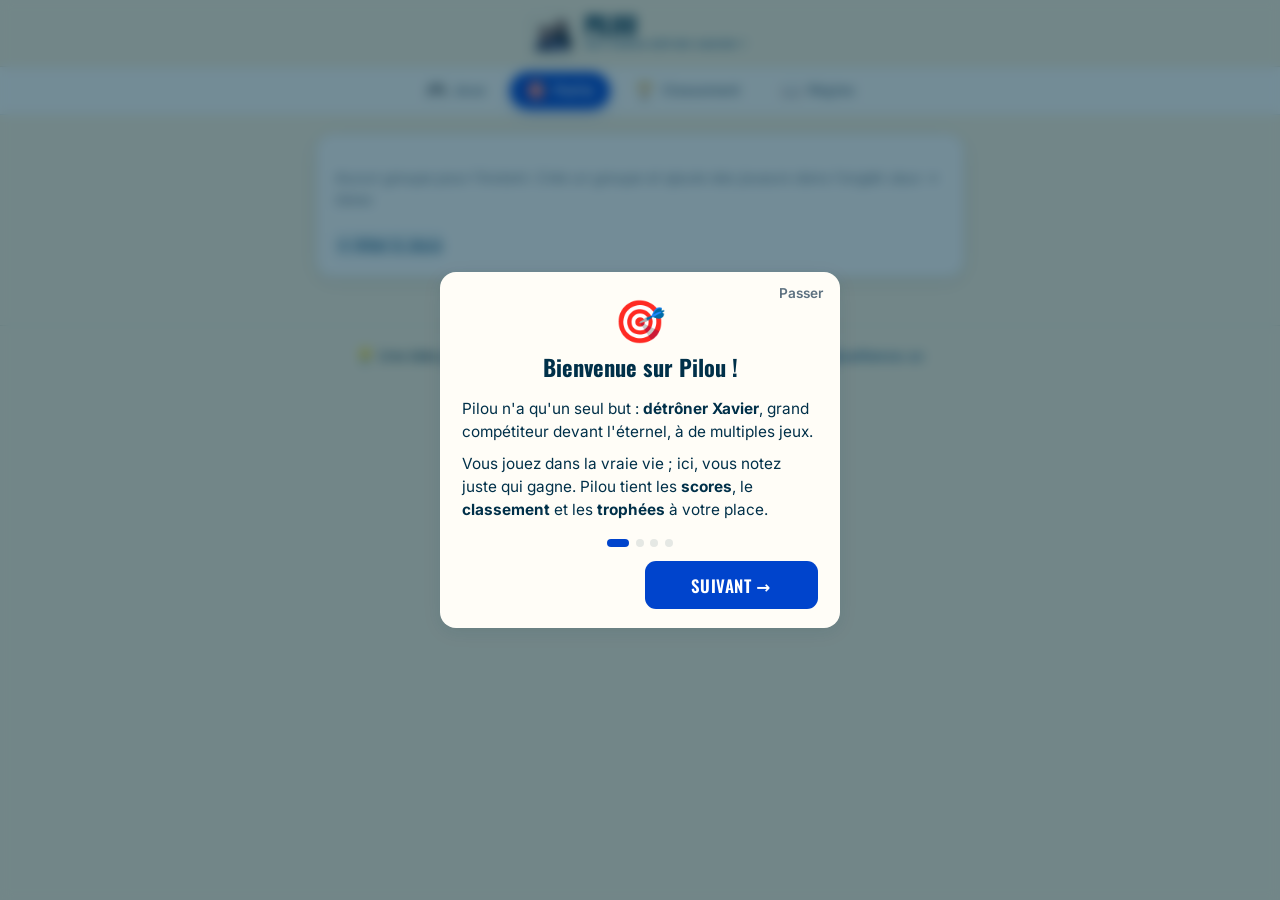
<file: partie.html>
<!DOCTYPE html>
<html lang="fr">
  <head>
    <meta charset="UTF-8" />
    <meta name="viewport" content="width=device-width, initial-scale=1.0, viewport-fit=cover" />
    <title>Partie — Pilou</title>
    <link rel="icon" type="image/png" href="logo.png" />
    <!-- PWA : application installable + hors-ligne -->
    <link rel="manifest" href="manifest.json" />
    <meta name="theme-color" content="#0044cc" />
    <script>
      try {
        var t = localStorage.getItem("pilou-theme");
        if (t) {
          document.documentElement.style.setProperty("--primaire", t);
          var m = document.querySelector('meta[name="theme-color"]');
          if (m) m.setAttribute("content", t);
        }
      } catch (e) {}
    </script>
    <link rel="apple-touch-icon" href="apple-touch-icon.png" />
    <meta name="apple-mobile-web-app-capable" content="yes" />
    <meta name="apple-mobile-web-app-status-bar-style" content="default" />
    <meta name="apple-mobile-web-app-title" content="Pilou" />
    <meta name="mobile-web-app-capable" content="yes" />
    <link rel="preconnect" href="https://fonts.googleapis.com" />
    <link rel="preconnect" href="https://fonts.gstatic.com" crossorigin />
    <link
      href="https://fonts.googleapis.com/css2?family=Anton&family=Inter:wght@400;500;600;700&family=Oswald:wght@500;600;700&display=swap"
      rel="stylesheet"
    />
    <link rel="stylesheet" href="style.css" />
  </head>
  <body>
    <div class="chrome">
      <header class="app-bar"></header>
      <nav class="tabbar"></nav>
    </div>

    <main>
      <div class="barre-groupe" id="barre-groupe">
        <span>Groupe&nbsp;: <strong id="nom-groupe-actif"></strong></span>
        <select id="select-jeu" class="select-jeu" style="margin-left: auto"></select>
      </div>

      <section class="carte" id="carte-bloquee" style="display: none">
        <p class="vide" id="texte-bloque"></p>
        <a href="index.html" class="btn-secondaire" style="display: inline-block;
          text-decoration: none; margin-top: 0.5rem">→ Aller à Jeux</a>
      </section>

      <div id="zone-partie">
        <section class="carte">
          <div class="entete-section">
            <h2 style="margin: 0">Nouvelle partie</h2>
            <button
              class="btn-discret"
              id="btn-son"
              title="Activer ou couper le son"
            ></button>
          </div>
          <div class="champ">
            <label>Comment jouez-vous&nbsp;?</label>
            <div class="bascule-mode" id="mode-partie">
              <button data-mode="solo" class="actif">👤 Chacun pour soi</button>
              <button data-mode="equipes">👥 Équipes</button>
            </div>
          </div>

          <div class="champ">
            <label>Qui a participé&nbsp;? (au moins 2)</label>
            <div class="joueurs-liste" id="liste-participants"></div>
          </div>

          <div class="champ" id="champ-equipes" style="display: none">
            <div class="entete-section">
              <label style="margin: 0">Composition des équipes</label>
              <button class="btn-discret" id="btn-ajouter-equipe">＋ Équipe</button>
            </div>
            <div id="liste-compo"></div>
          </div>

          <div class="champ">
            <div class="entete-section">
              <label id="label-ordre" style="margin: 0">Ordre d'arrivée</label>
              <button class="btn-discret" id="btn-recommencer" style="display: none">
                ↺ Recommencer
              </button>
            </div>
            <div class="gagnant-options" id="liste-ordre"></div>
          </div>

          <button class="btn-principal" id="btn-enregistrer">
            🏆 Enregistrer la partie
          </button>

          <div id="message"></div>
        </section>

        <section class="carte" id="carte-podium" style="display: none">
          <div class="entete-section">
            <h2>Top du moment</h2>
            <a href="classement.html" class="petit">Voir tout →</a>
          </div>
          <div id="mini-podium"></div>
        </section>
      </div>
    </main>

    <footer>Pilou 🌳 — vos données restent sur cet appareil.</footer>

    <script src="app.js"></script>
    <script src="ui.js"></script>
    <script src="anim.js"></script>
    <script src="onboarding.js"></script>
    <script>
      monterChrome("partie");
      let donnees = chargerDonnees();
      let participantsChoisis = new Set();
      // `ordre` : en solo, ids des joueurs du 1er au dernier ; en équipes,
      // indices des équipes du 1er au dernier.
      let ordre = [];
      let mode = "solo"; // "solo" (chacun pour soi) ou "equipes"
      let nbEquipes = 2;
      let equipeDe = {}; // id joueur -> index d'équipe (0-based), en mode équipes

      const elMessage = document.getElementById("message");
      const elParticipants = document.getElementById("liste-participants");
      const elOrdre = document.getElementById("liste-ordre");
      const elLabelOrdre = document.getElementById("label-ordre");
      const elBtnRecommencer = document.getElementById("btn-recommencer");
      const elCartePodium = document.getElementById("carte-podium");
      const elMiniPodium = document.getElementById("mini-podium");
      const elZonePartie = document.getElementById("zone-partie");
      const elCarteBloquee = document.getElementById("carte-bloquee");
      const elTexteBloque = document.getElementById("texte-bloque");
      const elBarreGroupe = document.getElementById("barre-groupe");
      const elNomGroupe = document.getElementById("nom-groupe-actif");
      const elSelectJeu = document.getElementById("select-jeu");
      const elModePartie = document.getElementById("mode-partie");
      const elChampEquipes = document.getElementById("champ-equipes");
      const elListeCompo = document.getElementById("liste-compo");
      const elBtnAjouterEquipe = document.getElementById("btn-ajouter-equipe");

      const medailles = ["🥇", "🥈", "🥉"];
      const medaille = (i) => medailles[i] || `${i + 1}ᵉ`;

      function afficherMessage(html, type, persistant) {
        elMessage.innerHTML = `<div class="message ${type}">${html}</div>`;
        if (!persistant) {
          setTimeout(() => {
            if (elMessage.querySelector(".message")) elMessage.innerHTML = "";
          }, 4000);
        }
      }

      function rendreParticipants() {
        const g = groupeActif(donnees);
        elParticipants.innerHTML = "";
        g.joueurs.forEach((j) => {
          const choisi = participantsChoisis.has(j.id);
          const label = document.createElement("label");
          label.className = "puce" + (choisi ? " choisi" : "");
          label.innerHTML = `
            <input type="checkbox" ${choisi ? "checked" : ""} />
            ${avatarHTML(j, 22)}<span>${j.nom}</span>`;
          label.querySelector("input").addEventListener("change", (e) => {
            if (e.target.checked) participantsChoisis.add(j.id);
            else {
              participantsChoisis.delete(j.id);
              delete equipeDe[j.id];
            }
            // La composition change : on réinitialise l'ordre.
            if (mode === "equipes") ordre = [];
            else ordre = ordre.filter((id) => participantsChoisis.has(id));
            rendreParticipants();
            rendreCompo();
            rendreOrdre();
          });
          elParticipants.appendChild(label);
        });
      }

      // --- Mode (chacun pour soi / équipes) ---
      elModePartie.querySelectorAll("button").forEach((b) => {
        b.addEventListener("click", () => {
          mode = b.dataset.mode;
          elModePartie
            .querySelectorAll("button")
            .forEach((x) => x.classList.toggle("actif", x === b));
          elChampEquipes.style.display = mode === "equipes" ? "" : "none";
          ordre = [];
          rendreCompo();
          rendreOrdre();
        });
      });

      elBtnAjouterEquipe.addEventListener("click", () => {
        if (nbEquipes < participantsChoisis.size) {
          nbEquipes += 1;
          ordre = [];
          rendreCompo();
          rendreOrdre();
        }
      });

      // Membres (ids) d'une équipe donnée.
      function membresEquipe(t) {
        return [...participantsChoisis].filter((id) => equipeDe[id] === t);
      }
      // Indices des équipes ayant au moins un membre.
      function equipesNonVides() {
        const v = [];
        for (let t = 0; t < nbEquipes; t++)
          if (membresEquipe(t).length) v.push(t);
        return v;
      }

      // --- Composition des équipes (mode équipes) ---
      function rendreCompo() {
        if (mode !== "equipes") return;
        const g = groupeActif(donnees);
        const ids = [...participantsChoisis];

        // Affecte une équipe (la moins remplie) à tout participant sans équipe.
        ids.forEach((id) => {
          if (equipeDe[id] === undefined || equipeDe[id] >= nbEquipes) {
            let best = 0;
            let bestN = Infinity;
            for (let t = 0; t < nbEquipes; t++) {
              const n = membresEquipe(t).length;
              if (n < bestN) {
                bestN = n;
                best = t;
              }
            }
            equipeDe[id] = best;
          }
        });

        elBtnAjouterEquipe.style.display =
          nbEquipes < ids.length ? "" : "none";

        if (ids.length < 2) {
          elListeCompo.innerHTML =
            '<p class="vide">Sélectionne au moins 2 participants.</p>';
          return;
        }

        elListeCompo.innerHTML = "";
        ids.forEach((id) => {
          const j = joueurParId(g, id);
          const ligne = document.createElement("div");
          ligne.className = "compo-ligne";
          let boutons = "";
          for (let t = 0; t < nbEquipes; t++) {
            boutons += `<button class="compo-eq${
              equipeDe[id] === t ? " actif" : ""
            }" data-eq="${t}">${t + 1}</button>`;
          }
          ligne.innerHTML = `<span class="cellule-joueur">${avatarHTML(
            j,
            24
          )} ${j.nom}</span><span class="compo-choix">${boutons}</span>`;
          ligne.querySelectorAll(".compo-eq").forEach((b) => {
            b.addEventListener("click", () => {
              equipeDe[id] = +b.dataset.eq;
              ordre = [];
              rendreCompo();
              rendreOrdre();
            });
          });
          elListeCompo.appendChild(ligne);
        });
      }

      function rendreOrdre() {
        const g = groupeActif(donnees);
        const ids = [...participantsChoisis];

        if (mode === "equipes") {
          rendreOrdreEquipes(g, ids);
          return;
        }

        ordre = ordre.filter((id) => participantsChoisis.has(id));
        elBtnRecommencer.style.display = ordre.length ? "" : "none";

        if (ids.length < 2) {
          elLabelOrdre.textContent = "Ordre d'arrivée";
          elOrdre.innerHTML =
            '<p class="vide">Sélectionne au moins 2 participants.</p>';
          return;
        }

        elLabelOrdre.textContent =
          ids.length === 2
            ? "Qui a gagné ?"
            : "Ordre d'arrivée (clique du 1er au dernier)";

        // Le dernier joueur non classé est déduit automatiquement.
        const nonClasses = ids.filter((id) => !ordre.includes(id));
        const dernierDeduit = nonClasses.length === 1 ? nonClasses[0] : null;

        elOrdre.innerHTML = "";
        ids.forEach((id) => {
          const j = joueurParId(g, id);
          const pos = ordre.indexOf(id);
          const opt = document.createElement("div");

          if (pos >= 0) {
            opt.className = "gagnant-opt choisi";
            opt.innerHTML = `${medaille(pos)} ${avatarHTML(j, 24)} <strong>${j.nom}</strong>`;
          } else if (id === dernierDeduit) {
            opt.className = "gagnant-opt deduit";
            opt.innerHTML = `${medaille(ids.length - 1)} ${avatarHTML(
              j,
              24
            )} ${j.nom} <span class="petit">(dernier)</span>`;
          } else {
            opt.className = "gagnant-opt cliquable";
            opt.innerHTML = `＋ ${avatarHTML(j, 24)} ${j.nom}`;
            opt.addEventListener("click", () => {
              ordre.push(id);
              rendreOrdre();
            });
          }
          elOrdre.appendChild(opt);
        });
      }

      // Ordre d'arrivée des ÉQUIPES (mode équipes). `ordre` contient des indices.
      function rendreOrdreEquipes(g, ids) {
        const eqs = equipesNonVides();
        ordre = ordre.filter((t) => eqs.includes(t));
        elBtnRecommencer.style.display = ordre.length ? "" : "none";

        if (ids.length < 2 || eqs.length < 2) {
          elLabelOrdre.textContent = "Ordre d'arrivée des équipes";
          elOrdre.innerHTML =
            '<p class="vide">Forme au moins 2 équipes (répartis les joueurs ci-dessus).</p>';
          return;
        }

        elLabelOrdre.textContent =
          eqs.length === 2
            ? "Quelle équipe a gagné ?"
            : "Ordre d'arrivée des équipes (clique de la 1re à la dernière)";

        const nonClasses = eqs.filter((t) => !ordre.includes(t));
        const dernierDeduit = nonClasses.length === 1 ? nonClasses[0] : null;

        const avatarsEq = (t) =>
          membresEquipe(t)
            .map((id) => avatarHTML(joueurParId(g, id), 22))
            .join("");
        const nomsEq = (t) =>
          membresEquipe(t)
            .map((id) => joueurParId(g, id).nom)
            .join(" & ");

        elOrdre.innerHTML = "";
        eqs.forEach((t) => {
          const pos = ordre.indexOf(t);
          const opt = document.createElement("div");
          const label = `<strong>Éq.&nbsp;${t + 1}</strong> ${avatarsEq(
            t
          )} <span class="petit">${nomsEq(t)}</span>`;

          if (pos >= 0) {
            opt.className = "gagnant-opt choisi";
            opt.innerHTML = `${medaille(pos)} ${label}`;
          } else if (t === dernierDeduit) {
            opt.className = "gagnant-opt deduit";
            opt.innerHTML = `${medaille(
              eqs.length - 1
            )} ${label} <span class="petit">(dernière)</span>`;
          } else {
            opt.className = "gagnant-opt cliquable";
            opt.innerHTML = `＋ ${label}`;
            opt.addEventListener("click", () => {
              ordre.push(t);
              rendreOrdre();
            });
          }
          elOrdre.appendChild(opt);
        });
      }

      elBtnRecommencer.addEventListener("click", () => {
        ordre = [];
        rendreOrdre();
      });

      function rendreMiniPodium() {
        const g = groupeActif(donnees);
        const nbJeu = g.parties.filter(
          (p) => p.jeuId === donnees.jeuActifId
        ).length;
        const classement = calculerClassement(g, donnees.jeuActifId).slice(0, 3);
        if (nbJeu === 0 || classement.length === 0) {
          elCartePodium.style.display = "none";
          return;
        }
        elCartePodium.style.display = "";
        elMiniPodium.innerHTML = classement
          .map(
            (j, i) => `<div style="display:flex;justify-content:space-between;
              align-items:center;padding:0.4rem 0;border-bottom:1px solid var(--ligne)">
              <span class="cellule-joueur">${medailles[i]} ${avatarHTML(
              j,
              24
            )} ${j.nom}</span>
              <strong style="color:var(--texte)">${j.score}</strong>
            </div>`
          )
          .join("");
      }

      document
        .getElementById("btn-enregistrer")
        .addEventListener("click", () => {
          const g = groupeActif(donnees);
          const ids = [...participantsChoisis];
          if (ids.length < 2) {
            afficherMessage("Il faut au moins 2 participants.", "erreur");
            return;
          }

          // Liste des unités ordonnées (chaque unité = une équipe d'ids ;
          // en solo, une équipe d'une personne).
          let unites;
          if (mode === "equipes") {
            const eqs = equipesNonVides();
            if (eqs.length < 2) {
              afficherMessage("Forme au moins 2 équipes.", "erreur");
              return;
            }
            const manquants = eqs.filter((t) => !ordre.includes(t));
            if (manquants.length > 1) {
              afficherMessage(
                "Termine le classement des équipes (clique-les dans l'ordre d'arrivée).",
                "erreur"
              );
              return;
            }
            unites = [...ordre, ...manquants].map((t) => membresEquipe(t));
          } else {
            const manquants = ids.filter((id) => !ordre.includes(id));
            if (manquants.length > 1) {
              afficherMessage(
                "Termine le classement : clique les joueurs dans l'ordre d'arrivée.",
                "erreur"
              );
              return;
            }
            unites = [...ordre, ...manquants].map((id) => [id]);
          }

          // Classement avant/après — propre au jeu sélectionné — pour les
          // variations ET la gamification.
          const jeuId = donnees.jeuActifId;
          const clAvant = calculerClassement(g, jeuId);
          const avant = {};
          const trophAvant = {};
          clAvant.forEach((e) => {
            avant[e.id] = e.score;
            trophAvant[e.id] = new Set(e.trophees);
          });

          enregistrerPartie(g, unites, jeuId);
          sauvegarder(donnees);

          const clApres = calculerClassement(g, jeuId);
          const apres = {};
          clApres.forEach((e) => (apres[e.id] = e.score));

          const equipeGagnante = unites[0];

          // Animations : confettis + son + toasts (série, trophées débloqués).
          lancerConfettis();
          jouerSonVictoire();
          const annonces = [];
          equipeGagnante.forEach((id) => {
            const e = clApres.find((x) => x.id === id);
            const j = joueurParId(g, id);
            if (e && BONUS_SERIE[e.serie] && j) {
              annonces.push({
                emoji: "🔥",
                titre: `Série de ${e.serie} !`,
                sous: `${j.nom} empoche +${BONUS_SERIE[e.serie]} points bonus`,
              });
            }
          });
          clApres.forEach((e) => {
            e.trophees.forEach((tid) => {
              if (trophAvant[e.id] && trophAvant[e.id].has(tid)) return;
              const t = tropheeParId(tid);
              const j = joueurParId(g, e.id);
              if (t && j)
                annonces.push({
                  emoji: t.emoji,
                  titre: `Trophée : ${t.nom}`,
                  sous: `${j.nom} — ${t.desc}`,
                });
            });
          });
          toastsEnChaine(annonces);

          participantsChoisis = new Set();
          ordre = [];
          equipeDe = {};
          nbEquipes = 2;
          rendreParticipants();
          rendreCompo();
          rendreOrdre();
          rendreMiniPodium();

          // Résultat : l'équipe gagnante et son gain (partagé), puis les autres.
          const refGag = equipeGagnante[0];
          const dGag = apres[refGag] - avant[refGag];
          const soloGagnant = equipeGagnante.length === 1;
          const nomsGag = equipeGagnante
            .map((id) => joueurParId(g, id).nom)
            .join(" & ");
          const avatarsGag = equipeGagnante
            .map((id) => avatarHTML(joueurParId(g, id), 42))
            .join("");
          const autres = unites
            .slice(1)
            .map((unit, i) => {
              const noms = unit.map((id) => joueurParId(g, id).nom).join(" & ");
              const d = apres[unit[0]] - avant[unit[0]];
              return `${medaille(i + 1)} ${noms} <strong>${
                d > 0 ? "+" + d : d
              }</strong>`;
            })
            .join(" · ");

          afficherMessage(
            `<div style="display:flex;justify-content:space-between;align-items:center;gap:0.6rem">
               <div style="display:flex;align-items:center;gap:0.6rem">
                 <span style="display:flex">${avatarsGag}</span>
                 <div>
                   <div>🏆 <strong>${nomsGag}</strong>
                     <span class="delta-badge ${dGag >= 0 ? "pos" : "neg"}">${
              dGag >= 0 ? "+" + dGag : dGag
            }</span></div>
                   ${
                     soloGagnant
                       ? `<div class="score-grand"><span id="score-anime">${avant[refGag]}</span> pts</div>`
                       : `<div class="petit" style="margin-top:0.2rem">chaque coéquipier&nbsp;: <strong>${
                           dGag >= 0 ? "+" + dGag : dGag
                         }</strong> pts</div>`
                   }
                   ${autres ? `<div class="petit" style="margin-top:0.2rem">${autres}</div>` : ""}
                 </div>
               </div>
               <button class="btn-discret" id="btn-annuler">↩️ Annuler</button>
             </div>`,
            "ok",
            true
          );
          if (soloGagnant) {
            const elScoreAnime = document.getElementById("score-anime");
            if (elScoreAnime)
              animerNombre(elScoreAnime, apres[refGag], 950, avant[refGag]);
          }
          document
            .getElementById("btn-annuler")
            .addEventListener("click", () => {
              annulerDernierePartie(g);
              sauvegarder(donnees);
              rendreMiniPodium();
              afficherMessage("Dernière partie annulée. ↩️", "ok");
            });
        });

      function rendreTout() {
        const g = groupeActif(donnees);
        const pret = g && g.joueurs.length >= 2;
        elBarreGroupe.style.display = g ? "" : "none";
        elZonePartie.style.display = pret ? "" : "none";
        elCarteBloquee.style.display = pret ? "none" : "";

        if (g) elNomGroupe.textContent = g.nom;

        if (!g) {
          elTexteBloque.textContent =
            "Aucun groupe pour l'instant. Crée un groupe et ajoute des joueurs dans l'onglet Jeux → Gérer.";
          return;
        }
        if (!pret) {
          elTexteBloque.textContent =
            "Il faut au moins 2 joueurs dans ce groupe pour lancer une partie.";
          return;
        }
        rendreSelectJeu();
        rendreParticipants();
        rendreCompo();
        rendreOrdre();
        rendreMiniPodium();
      }

      // Choix du jeu auquel on joue (catalogue global, partagé avec l'onglet Jeux).
      function rendreSelectJeu() {
        elSelectJeu.innerHTML = donnees.jeux
          .map(
            (j) =>
              `<option value="${j.id}"${
                j.id === donnees.jeuActifId ? " selected" : ""
              }>${j.embleme || "🎮"} ${j.nom}</option>`
          )
          .join("");
      }
      elSelectJeu.addEventListener("change", () => {
        definirJeuActif(donnees, elSelectJeu.value);
        sauvegarder(donnees);
        rendreMiniPodium();
      });

      // Réglage du son (préférence mémorisée).
      const elBtnSon = document.getElementById("btn-son");
      function majSon() {
        elBtnSon.textContent = sonActive() ? "🔊 Son" : "🔇 Muet";
      }
      elBtnSon.addEventListener("click", () => {
        basculerSon();
        majSon();
      });
      majSon();

      rendreTout();

      // Recharge les données si la page revient du cache (bouton Précédent).
      window.addEventListener("pageshow", (e) => {
        if (e.persisted) {
          donnees = chargerDonnees();
          rendreTout();
        }
      });
    </script>
  </body>
</html>
</file>
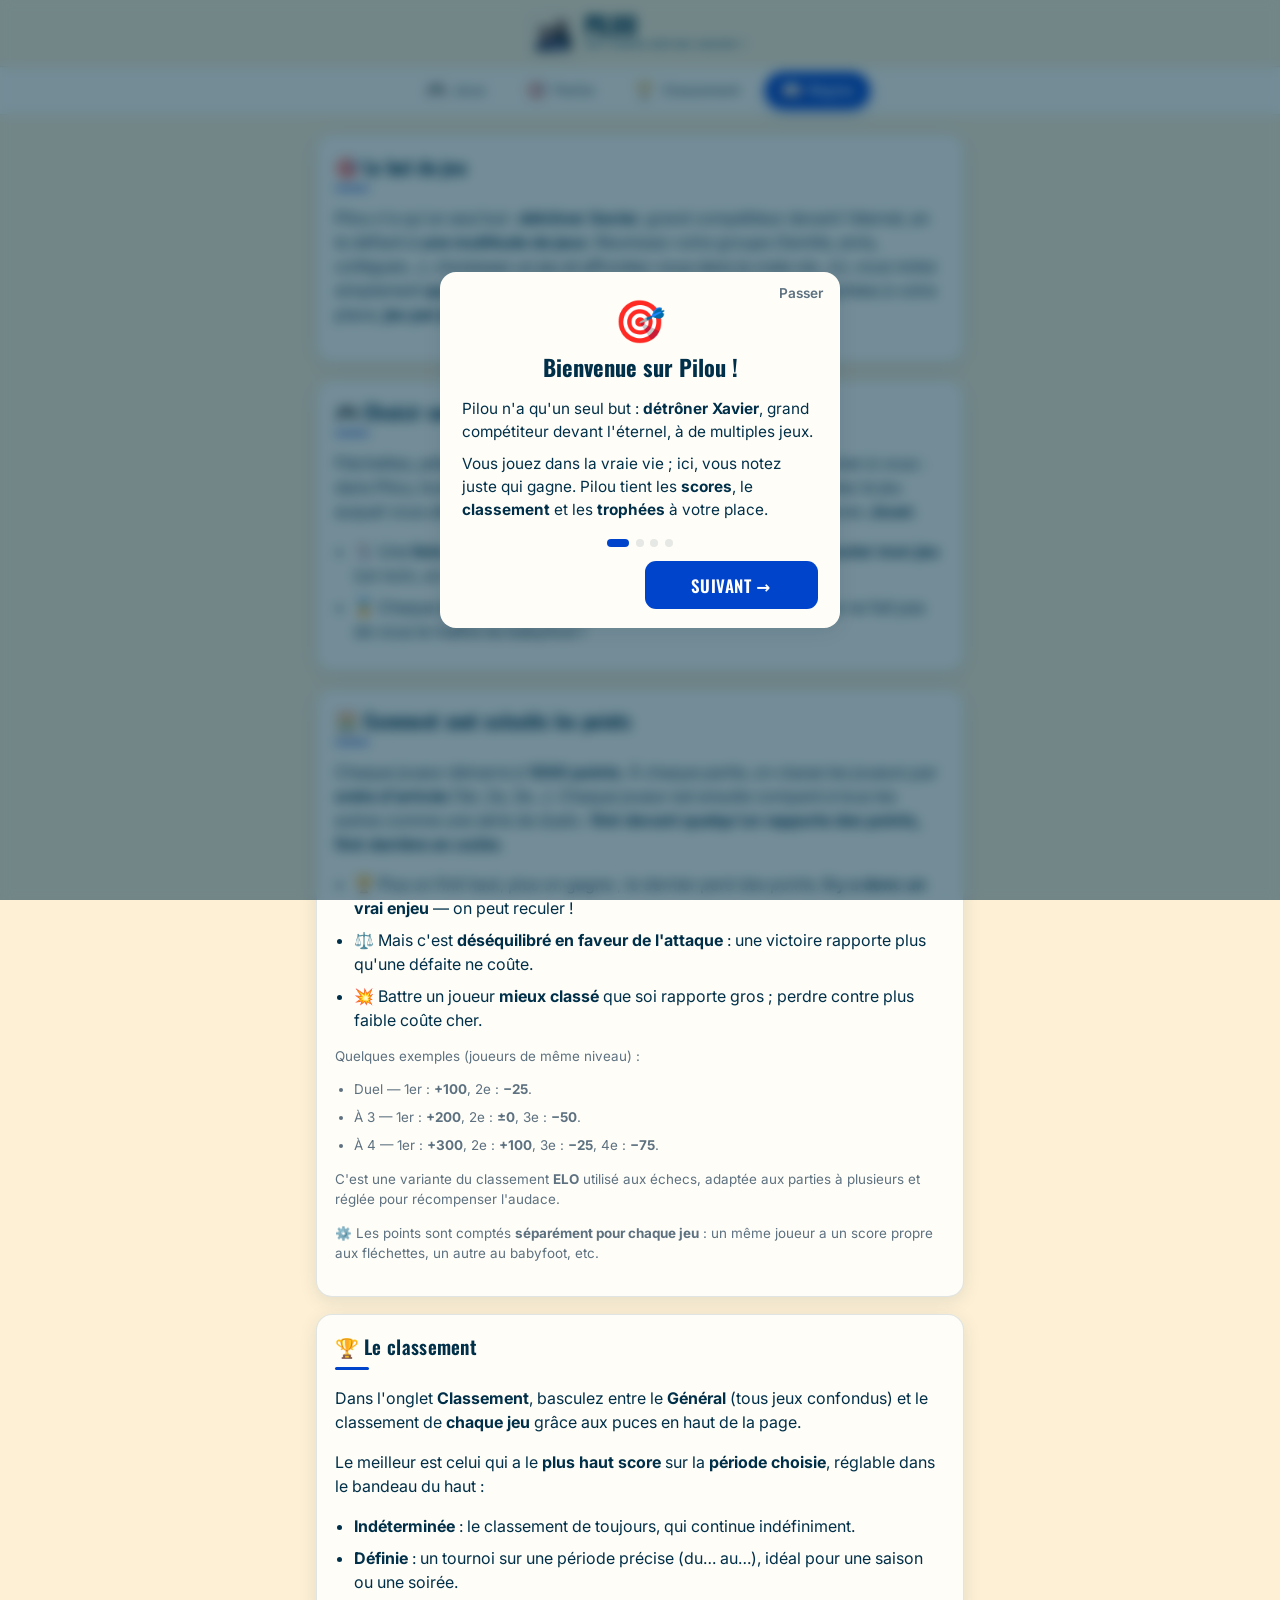
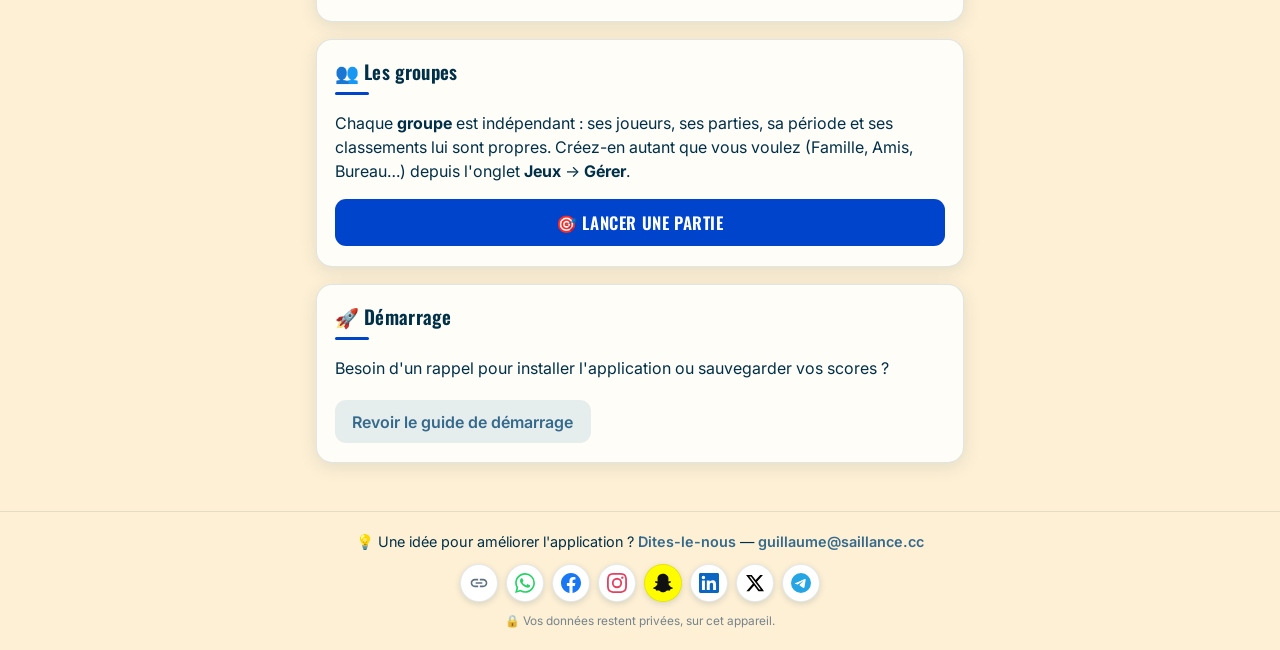
<file: regles.html>
<!DOCTYPE html>
<html lang="fr">
  <head>
    <meta charset="UTF-8" />
    <meta name="viewport" content="width=device-width, initial-scale=1.0, viewport-fit=cover" />
    <title>Règles — Pilou</title>
    <link rel="icon" type="image/png" href="logo.png" />
    <!-- PWA : application installable + hors-ligne -->
    <link rel="manifest" href="manifest.json" />
    <meta name="theme-color" content="#0044cc" />
    <script>
      try {
        var t = localStorage.getItem("pilou-theme");
        if (t) {
          document.documentElement.style.setProperty("--primaire", t);
          var m = document.querySelector('meta[name="theme-color"]');
          if (m) m.setAttribute("content", t);
        }
      } catch (e) {}
    </script>
    <link rel="apple-touch-icon" href="apple-touch-icon.png" />
    <meta name="apple-mobile-web-app-capable" content="yes" />
    <meta name="apple-mobile-web-app-status-bar-style" content="default" />
    <meta name="apple-mobile-web-app-title" content="Pilou" />
    <meta name="mobile-web-app-capable" content="yes" />
    <link rel="preconnect" href="https://fonts.googleapis.com" />
    <link rel="preconnect" href="https://fonts.gstatic.com" crossorigin />
    <link
      href="https://fonts.googleapis.com/css2?family=Anton&family=Inter:wght@400;500;600;700&family=Oswald:wght@500;600;700&display=swap"
      rel="stylesheet"
    />
    <link rel="stylesheet" href="style.css" />
  </head>
  <body>
    <div class="chrome">
      <header class="app-bar"></header>
      <nav class="tabbar"></nav>
    </div>

    <main>
      <section class="carte">
        <h2>🎯 Le but du jeu</h2>
        <p>
          Pilou n'a qu'un seul but&nbsp;: <strong>détrôner Xavier</strong>,
          grand compétiteur devant l'éternel, en le défiant à
          <strong>une multitude de jeux</strong>. Réunissez votre groupe
          (famille, amis, collègues…), choisissez un jeu et affrontez-vous dans
          la vraie vie&nbsp;; ici, vous notez simplement
          <strong>qui a gagné</strong>. Pilou tient le score, le classement et
          les trophées à votre place, <strong>jeu par jeu</strong>.
        </p>
      </section>

      <section class="carte">
        <h2>🎮 Choisir son jeu</h2>
        <p>
          Fléchettes, pétanque, cornhole, babyfoot, cartes… ou même un jeu bien
          à vous&nbsp;: dans Pilou, tout se joue&nbsp;! Depuis l'onglet
          <strong>Jeux</strong> → <strong>Sélectionner</strong>, touchez le jeu
          auquel vous allez jouer (il devient le jeu actif), puis lancez la
          partie avec <strong>Jouer</strong>.
        </p>
        <ul>
          <li>
            🃏 Une <strong>liste de jeux</strong> est déjà prête&nbsp;; ajoutez
            les vôtres avec <strong>＋ Ajouter mon jeu</strong> (un nom, un
            emoji).
          </li>
          <li>
            🏅 Chaque jeu a son <strong>propre classement</strong>&nbsp;: être
            le roi des fléchettes ne fait pas de vous le maître du babyfoot&nbsp;!
          </li>
        </ul>
      </section>

      <section class="carte">
        <h2>🧮 Comment sont calculés les points</h2>
        <p>
          Chaque joueur démarre à <strong>1000 points</strong>. À chaque partie,
          on classe les joueurs par <strong>ordre d'arrivée</strong> (1er, 2e,
          3e…). Chaque joueur est ensuite comparé à tous les autres comme une
          série de duels&nbsp;: <strong>finir devant quelqu'un rapporte des
          points, finir derrière en coûte</strong>.
        </p>
        <ul>
          <li>
            🏆 Plus on finit haut, plus on gagne&nbsp;; le dernier perd des
            points. <strong>Il y a donc un vrai enjeu</strong> — on peut
            reculer&nbsp;!
          </li>
          <li>
            ⚖️ Mais c'est <strong>déséquilibré en faveur de l'attaque</strong>
            : une victoire rapporte plus qu'une défaite ne coûte.
          </li>
          <li>
            💥 Battre un joueur <strong>mieux classé</strong> que soi rapporte
            gros&nbsp;; perdre contre plus faible coûte cher.
          </li>
        </ul>
        <p class="petit">Quelques exemples (joueurs de même niveau)&nbsp;:</p>
        <ul class="petit">
          <li>Duel — 1er&nbsp;: <strong>+100</strong>, 2e&nbsp;: <strong>−25</strong>.</li>
          <li>
            À 3 — 1er&nbsp;: <strong>+200</strong>, 2e&nbsp;:
            <strong>±0</strong>, 3e&nbsp;: <strong>−50</strong>.
          </li>
          <li>
            À 4 — 1er&nbsp;: <strong>+300</strong>, 2e&nbsp;:
            <strong>+100</strong>, 3e&nbsp;: <strong>−25</strong>, 4e&nbsp;:
            <strong>−75</strong>.
          </li>
        </ul>
        <p class="petit">
          C'est une variante du classement <strong>ELO</strong> utilisé aux
          échecs, adaptée aux parties à plusieurs et réglée pour récompenser
          l'audace.
        </p>
        <p class="petit">
          ⚙️ Les points sont comptés <strong>séparément pour chaque jeu</strong
          >&nbsp;: un même joueur a un score propre aux fléchettes, un autre au
          babyfoot, etc.
        </p>
      </section>

      <section class="carte">
        <h2>🏆 Le classement</h2>
        <p>
          Dans l'onglet <strong>Classement</strong>, basculez entre le
          <strong>Général</strong> (tous jeux confondus) et le classement de
          <strong>chaque jeu</strong> grâce aux puces en haut de la page.
        </p>
        <p>
          Le meilleur est celui qui a le <strong>plus haut score</strong> sur
          la <strong>période choisie</strong>, réglable dans le bandeau du
          haut&nbsp;:
        </p>
        <ul>
          <li>
            <strong>Indéterminée</strong>&nbsp;: le classement de toujours, qui
            continue indéfiniment.
          </li>
          <li>
            <strong>Définie</strong>&nbsp;: un tournoi sur une période précise
            (du… au…), idéal pour une saison ou une soirée.
          </li>
        </ul>
      </section>

      <section class="carte">
        <h2>👥 Les groupes</h2>
        <p>
          Chaque <strong>groupe</strong> est indépendant&nbsp;: ses joueurs, ses
          parties, sa période et ses classements lui sont propres. Créez-en
          autant que vous voulez (Famille, Amis, Bureau…) depuis l'onglet
          <strong>Jeux</strong> → <strong>Gérer</strong>.
        </p>
        <a href="partie.html" class="btn-principal" style="display: block;
          text-align: center; text-decoration: none; margin-top: 0.5rem">
          🎯 Lancer une partie
        </a>
      </section>

      <section class="carte">
        <h2>🚀 Démarrage</h2>
        <p>
          Besoin d'un rappel pour installer l'application ou sauvegarder vos
          scores&nbsp;?
        </p>
        <button class="btn-secondaire" id="btn-revoir-guide" style="margin-top: 0.3rem">
          Revoir le guide de démarrage
        </button>
      </section>
    </main>

    <footer>Pilou 🌳 — vos données restent sur cet appareil.</footer>

    <script src="ui.js"></script>
    <script src="onboarding.js"></script>
    <script>
      monterChrome("regles");
      document
        .getElementById("btn-revoir-guide")
        .addEventListener("click", openOnboarding);
    </script>
  </body>
</html>
</file>
<file: style.css>
/* ============================================================
   Pilou — Direction artistique « Papaya / Brick »
   Palette : papaya-whip (fond), brick-red & molten-lava (accents),
   deep-space-blue (texte/structure), steel-blue (secondaire).
   Typo : Oswald (titres, sportif) + Inter (texte, lisible).
   Plat, contemporain, pensé application mobile-first et responsive.
   ============================================================ */

:root {
  /* Palette */
  --papaya: #fdf0d5;
  --brick: #c1121f;
  --molten: #780000;
  --space: #003049;
  --steel: #669bbc;

  /* Rôles */
  --fond: #fdf0d5;
  --fond-2: #f6e4bf;
  --carte: #fffdf7;
  --carte-bord: rgba(0, 48, 73, 0.12);
  --texte: #003049;
  --gris: #5d7180;

  /* Couleur principale (thème) — modifiable par l'utilisateur. Tout ce qui
     relève de la marque en dérive. Défaut : bleu nuit. JS ne change que
     --primaire ; les tons foncé/ombre se recalculent via color-mix. */
  --primaire: #0044cc;
  --primaire-fonce: color-mix(in srgb, var(--primaire), #000 26%);
  --primaire-ombre: color-mix(in srgb, var(--primaire) 26%, transparent);

  /* « rouge » de marque = alias de la couleur principale. Seuls les éléments
     danger/erreur gardent un rouge fixe (--danger). */
  --rouge: var(--primaire);
  --rouge-fonce: var(--primaire-fonce);
  --danger: #c1121f;

  --bleu: #669bbc;
  --bleu-fonce: #356a8c;
  --ligne: rgba(0, 48, 73, 0.1);
  --ombre: 0 4px 18px rgba(0, 48, 73, 0.1);
  --ombre-rouge: var(--primaire-ombre);
  --rayon: 16px;

  /* Typographie */
  --police-logo: "Anton", "Oswald", "Arial Narrow", sans-serif;
  --police-titre: "Oswald", "Arial Narrow", system-ui, sans-serif;
  --police-texte: "Inter", -apple-system, BlinkMacSystemFont, "Segoe UI", Roboto,
    Helvetica, sans-serif;
}

* {
  box-sizing: border-box;
}

html {
  -webkit-text-size-adjust: 100%;
}

body {
  margin: 0;
  font-family: var(--police-texte);
  background: var(--fond);
  color: var(--texte);
  line-height: 1.5;
}

/* ---------- Chrome de l'application ---------- */

.chrome {
  position: sticky;
  top: 0;
  z-index: 50;
}

.app-bar {
  display: flex;
  align-items: center;
  gap: 0.7rem;
  padding: calc(0.7rem + env(safe-area-inset-top)) 1.1rem 0.7rem;
  background: rgba(253, 240, 213, 0.82);
  backdrop-filter: blur(10px);
  -webkit-backdrop-filter: blur(10px);
  border-bottom: 1px solid var(--ligne);
}

.app-bar .logo {
  flex: 0 0 auto;
  filter: drop-shadow(0 2px 4px rgba(0, 48, 73, 0.18));
}

.wordmark {
  display: flex;
  flex-direction: column;
  line-height: 1;
}

.wordmark .nom {
  margin: 0;
  font-family: var(--police-logo);
  font-size: 1.5rem;
  font-weight: 400;
  letter-spacing: 0.5px;
  line-height: 0.92;
  text-transform: uppercase;
  color: var(--texte);
}

.wordmark .nom-suite {
  color: var(--rouge);
  margin-left: 0.4em;
  letter-spacing: 1px;
}

.wordmark .tag {
  margin-top: 0.2rem;
  font-size: 0.62rem;
  letter-spacing: 1px;
  text-transform: uppercase;
  font-weight: 700;
  color: var(--bleu-fonce);
}

/* Barre d'onglets */
.tabbar {
  display: flex;
  background: rgba(255, 253, 247, 0.92);
  backdrop-filter: blur(10px);
  -webkit-backdrop-filter: blur(10px);
}

.tab {
  flex: 1;
  display: flex;
  flex-direction: column;
  align-items: center;
  gap: 0.12rem;
  padding: 0.4rem 0;
  border-radius: 14px;
  font-size: 0.62rem;
  font-weight: 600;
  letter-spacing: 0.2px;
  text-decoration: none;
  color: var(--gris);
  transition: color 0.15s, background 0.15s;
}

.tab .ic {
  font-size: 1.25rem;
  line-height: 1;
  filter: grayscale(0.35);
  opacity: 0.75;
  transition: filter 0.15s, opacity 0.15s, transform 0.1s;
}

/* Onglet actif : fond rouge (mobile, tablette, desktop) */
.tab.actif {
  color: #fff;
  background: var(--rouge);
  box-shadow: 0 4px 12px color-mix(in srgb, var(--primaire) 30%, transparent);
}

.tab.actif .ic {
  filter: grayscale(0);
  opacity: 1;
}

/* ---------- Mise en page ---------- */

main {
  max-width: 680px;
  margin: 0 auto;
  padding: 1.2rem 1rem 1.4rem;
}

/* ---------- Cartes ---------- */

.carte {
  background: var(--carte);
  border: 1px solid var(--carte-bord);
  border-radius: var(--rayon);
  box-shadow: var(--ombre);
  padding: 1.1rem 1.1rem 1.2rem;
  margin-bottom: 1.1rem;
}

.carte h2 {
  margin: 0 0 0.7rem;
  font-family: var(--police-titre);
  font-size: 1.2rem;
  font-weight: 600;
  letter-spacing: 0.3px;
  color: var(--texte);
  position: relative;
  padding-bottom: 0.5rem;
}

.carte h2::after {
  content: "";
  position: absolute;
  left: 0;
  bottom: 0;
  width: 34px;
  height: 3px;
  border-radius: 3px;
  background: var(--rouge);
}

.entete-section {
  display: flex;
  justify-content: space-between;
  align-items: center;
  margin-bottom: 0.7rem;
}

.entete-section h2 {
  margin: 0;
}

/* ---------- Formulaires ---------- */

label {
  display: block;
  font-size: 0.84rem;
  color: var(--gris);
  margin-bottom: 0.3rem;
  font-weight: 600;
}

input[type="text"],
input[type="date"],
select {
  width: 100%;
  padding: 0.7rem 0.8rem;
  border: 1.5px solid var(--carte-bord);
  border-radius: 11px;
  font-size: 1rem;
  font-family: inherit;
  background: #fff;
  color: var(--texte);
}

input:focus,
select:focus {
  outline: none;
  border-color: var(--steel);
  box-shadow: 0 0 0 3px rgba(102, 155, 188, 0.25);
}

.champ {
  margin-bottom: 0.9rem;
}

.ligne {
  display: flex;
  gap: 0.6rem;
}

.ligne > * {
  flex: 1;
}

/* ---------- Boutons ---------- */

button {
  font-family: var(--police-texte);
  font-size: 1rem;
  border: none;
  border-radius: 11px;
  padding: 0.7rem 1.1rem;
  cursor: pointer;
  font-weight: 600;
  transition: filter 0.15s, transform 0.05s, background 0.15s;
}

button:active {
  transform: scale(0.985);
}

.btn-principal {
  width: 100%;
  background: var(--rouge);
  color: #fff;
  font-family: var(--police-titre);
  font-weight: 600;
  font-size: 1.05rem;
  letter-spacing: 0.6px;
  text-transform: uppercase;
  box-shadow: var(--ombre-rouge);
}

.btn-principal:hover {
  background: var(--rouge-fonce);
}

.btn-secondaire {
  background: rgba(102, 155, 188, 0.16);
  color: var(--bleu-fonce);
}

.btn-secondaire:hover {
  background: rgba(102, 155, 188, 0.26);
}

.btn-danger {
  background: transparent;
  color: var(--danger);
  font-size: 0.82rem;
  padding: 0.35rem 0.5rem;
}

.btn-danger:hover {
  text-decoration: underline;
}

.btn-discret {
  background: transparent;
  color: var(--gris);
  font-size: 0.82rem;
  font-weight: 600;
  padding: 0.3rem 0.5rem;
  text-decoration: underline;
  text-underline-offset: 2px;
}

.btn-discret:hover {
  color: var(--rouge);
}

/* ---------- Barre de groupe (lecture seule) ---------- */

.barre-groupe {
  display: flex;
  align-items: center;
  gap: 0.5rem;
  background: var(--carte);
  border: 1px solid var(--carte-bord);
  border-radius: 12px;
  box-shadow: var(--ombre);
  padding: 0.7rem 1rem;
  margin-bottom: 1.1rem;
  font-size: 0.92rem;
  color: var(--gris);
  font-weight: 600;
}

.barre-groupe strong {
  color: var(--rouge);
  font-weight: 700;
}

/* Sélecteur en « pill » (jeu sur Partie, période sur Classement) : on retire
   l'habillage natif de l'OS et on dessine un chevron maison. */
.select-jeu {
  appearance: none;
  -webkit-appearance: none;
  -moz-appearance: none;
  width: auto;
  max-width: 60%;
  font-family: inherit;
  font-size: 0.9rem;
  font-weight: 700;
  color: var(--texte);
  background-color: #fff;
  background-image: url("data:image/svg+xml,%3Csvg xmlns='http://www.w3.org/2000/svg' width='12' height='8' viewBox='0 0 12 8'%3E%3Cpath d='M1 1l5 5 5-5' fill='none' stroke='%23669bbc' stroke-width='2' stroke-linecap='round' stroke-linejoin='round'/%3E%3C/svg%3E");
  background-repeat: no-repeat;
  background-position: right 0.75rem center;
  border: 1.5px solid var(--carte-bord);
  border-radius: 999px;
  padding: 0.45rem 2.1rem 0.45rem 0.9rem;
  cursor: pointer;
  transition: border-color 0.15s, box-shadow 0.15s;
}

.select-jeu:hover {
  border-color: color-mix(in srgb, var(--primaire) 45%, transparent);
}

.select-jeu:focus {
  outline: none;
  border-color: var(--primaire);
  box-shadow: 0 0 0 3px var(--primaire-ombre);
}

/* Barre de filtres par jeu (page Classement) : Général + une puce par jeu. */
.filtre-jeux {
  display: flex;
  gap: 0.4rem;
  overflow-x: auto;
  padding-bottom: 0.3rem;
  margin-bottom: 1rem;
  -webkit-overflow-scrolling: touch;
  scrollbar-width: none;
}

.filtre-jeux::-webkit-scrollbar {
  display: none;
}

.chip-jeu {
  flex: 0 0 auto;
  font-family: inherit;
  font-size: 0.85rem;
  font-weight: 600;
  color: var(--gris);
  background: var(--carte);
  border: 1.5px solid var(--carte-bord);
  border-radius: 999px;
  padding: 0.4rem 0.85rem;
  cursor: pointer;
  white-space: nowrap;
  transition: border-color 0.15s, color 0.15s, background 0.15s;
}

.chip-jeu.actif {
  color: #fff;
  background: var(--primaire);
  border-color: var(--primaire);
}

/* Bascule « Chacun pour soi / Équipes » (page Partie) : même langage visuel
   que les puces de sélection des joueurs, pour rester cohérent. */
.bascule-mode {
  display: flex;
  gap: 0.4rem;
}

.bascule-mode button {
  display: inline-flex;
  align-items: center;
  gap: 0.3rem;
  background: rgba(102, 155, 188, 0.14);
  border: 1.5px solid transparent;
  border-radius: 999px;
  padding: 0.4rem 0.85rem;
  font-size: 0.9rem;
  font-weight: 600;
  color: var(--texte);
}

.bascule-mode button.actif {
  border-color: var(--steel);
  background: #fff;
}

/* Composition des équipes (page Partie, mode Équipes). */
.compo-ligne {
  display: flex;
  align-items: center;
  justify-content: space-between;
  gap: 0.5rem;
  padding: 0.35rem 0;
}

.compo-choix {
  display: flex;
  gap: 0.3rem;
  flex: 0 0 auto;
}

.compo-eq {
  min-width: 2.1rem;
  padding: 0.3rem 0.55rem;
  border: 1.5px solid var(--carte-bord);
  background: #fff;
  border-radius: 9px;
  font-weight: 700;
  color: var(--gris);
}

.compo-eq.actif {
  background: var(--primaire);
  border-color: var(--primaire);
  color: #fff;
}

/* ---------- Grille de groupes ---------- */

.groupes-grille {
  display: grid;
  grid-template-columns: repeat(auto-fill, minmax(145px, 1fr));
  gap: 0.7rem;
  margin-top: 0.6rem;
}

.groupe-carte {
  position: relative;
  text-align: left;
  background: var(--fond-2);
  border: 2px solid transparent;
  border-radius: 14px;
  padding: 0.85rem 0.85rem 0.75rem;
  cursor: pointer;
  font-family: inherit;
  color: var(--texte);
  transition: border-color 0.15s, transform 0.05s, box-shadow 0.15s;
}

.groupe-carte:active {
  transform: scale(0.99);
}

.groupe-carte.actif {
  border-color: var(--rouge);
  background: #fff;
  box-shadow: var(--ombre);
}

.groupe-nom {
  font-family: var(--police-titre);
  font-weight: 600;
  letter-spacing: 0.3px;
  color: var(--texte);
  font-size: 1.15rem;
  margin-bottom: 0.15rem;
  padding-right: 2.6rem;
}

.groupe-badge {
  margin-top: 0.4rem;
  font-size: 0.7rem;
  font-weight: 700;
  letter-spacing: 0.3px;
  color: var(--rouge);
}

/* Emblème (emoji) d'un jeu, en haut de sa carte de sélection. */
.jeu-embleme {
  font-size: 2rem;
  line-height: 1;
  margin-bottom: 0.15rem;
}

/* Bouton « Jouer » sur la carte du jeu actif : bleu plein, texte clair. */
.btn-jouer {
  display: inline-block;
  margin-top: 0.5rem;
  background: var(--primaire);
  color: #fff;
  font-family: var(--police-titre);
  font-weight: 600;
  font-size: 0.85rem;
  letter-spacing: 0.3px;
  padding: 0.35rem 1rem;
  border-radius: 9px;
  text-decoration: none;
}

.btn-jouer:active {
  transform: scale(0.97);
}

/* Bandeau d'alerte (ex. choisir un groupe avant de jouer). */
.alerte {
  display: flex;
  align-items: center;
  gap: 0.6rem;
  background: #fff3cd;
  border: 1px solid #ffe69c;
  color: #6a3d1c;
  border-radius: 12px;
  padding: 0.7rem 0.9rem;
  margin-bottom: 1rem;
  font-size: 0.9rem;
  font-weight: 600;
}

.alerte span {
  flex: 1;
}

.groupe-actions {
  position: absolute;
  top: 0.4rem;
  right: 0.35rem;
  display: flex;
  gap: 0.05rem;
}

.icone {
  background: transparent;
  padding: 0.2rem;
  font-size: 0.9rem;
  line-height: 1;
  border-radius: 8px;
}

.icone:hover {
  background: rgba(0, 48, 73, 0.07);
}

.groupe-carte.ajout {
  display: flex;
  flex-direction: column;
  align-items: center;
  justify-content: center;
  gap: 0.15rem;
  min-height: 92px;
  background: transparent;
  border: 2px dashed rgba(0, 48, 73, 0.2);
  color: var(--gris);
  font-weight: 600;
  font-size: 0.85rem;
}

.groupe-carte.ajout span {
  font-size: 1.6rem;
  color: var(--steel);
  line-height: 1;
}

.groupe-carte.ajout:hover {
  border-color: var(--steel);
  color: var(--bleu-fonce);
}

/* ---------- Puces de joueurs ---------- */

.joueurs-liste {
  display: flex;
  flex-wrap: wrap;
  gap: 0.5rem;
}

.puce {
  display: flex;
  align-items: center;
  gap: 0.4rem;
  background: rgba(102, 155, 188, 0.14);
  border: 1.5px solid transparent;
  border-radius: 999px;
  padding: 0.4rem 0.85rem;
  cursor: pointer;
  font-size: 0.92rem;
  font-weight: 600;
  user-select: none;
}

.puce.choisi {
  border-color: var(--steel);
  background: #fff;
}

.puce input {
  display: none;
}

.puce-x {
  background: transparent;
  color: var(--gris);
  font-size: 0.78rem;
  padding: 0 0.15rem;
  line-height: 1;
  border-radius: 50%;
}

.puce-x:hover {
  color: var(--danger);
}

/* ---------- Ordre d'arrivée ---------- */

.gagnant-options {
  display: flex;
  flex-direction: column;
  gap: 0.45rem;
}

.gagnant-opt {
  display: flex;
  align-items: center;
  gap: 0.6rem;
  padding: 0.6rem 0.85rem;
  border: 2px solid var(--carte-bord);
  border-radius: 12px;
  cursor: default;
  font-size: 0.97rem;
  background: #fff;
}

.gagnant-opt.choisi {
  border-color: var(--steel);
  background: #f3f9fc;
}

.gagnant-opt.cliquable {
  cursor: pointer;
  border-style: dashed;
  color: var(--gris);
}

.gagnant-opt.cliquable:hover {
  border-color: var(--steel);
  background: rgba(102, 155, 188, 0.1);
  color: var(--texte);
}

.gagnant-opt.deduit {
  opacity: 0.65;
  border-style: dotted;
}

/* ---------- Tableau du classement ---------- */

table {
  width: 100%;
  border-collapse: collapse;
}

th,
td {
  text-align: left;
  padding: 0.65rem 0.5rem;
  border-bottom: 1px solid var(--ligne);
}

th {
  font-size: 0.72rem;
  text-transform: uppercase;
  letter-spacing: 0.6px;
  color: var(--gris);
  font-weight: 700;
}

td.rang {
  font-family: var(--police-titre);
  font-weight: 600;
  font-size: 1.05rem;
  width: 2.5rem;
}

td.score {
  font-family: var(--police-titre);
  font-weight: 600;
  font-size: 1.1rem;
  font-variant-numeric: tabular-nums;
  color: var(--texte);
  text-align: right;
}

tr.top1 td {
  background: color-mix(in srgb, var(--primaire) 6%, transparent);
}

.medaille {
  font-size: 1.1rem;
}

/* ---------- Messages ---------- */

.message {
  padding: 0.75rem 0.9rem;
  border-radius: 11px;
  font-size: 0.92rem;
  margin-top: 0.8rem;
  margin-bottom: 0.8rem;
}

.message.ok {
  background: rgba(102, 155, 188, 0.15);
  color: var(--bleu-fonce);
  border: 1px solid rgba(102, 155, 188, 0.3);
}

.message.erreur {
  background: rgba(193, 18, 31, 0.09);
  color: var(--danger);
  border: 1px solid rgba(193, 18, 31, 0.25);
}

.message strong {
  color: inherit;
}

/* ---------- Divers ---------- */

.vide {
  color: var(--gris);
  font-size: 0.9rem;
  font-style: italic;
}

.petit {
  font-size: 0.84rem;
  color: var(--gris);
}

.petit a,
.carte a {
  color: var(--bleu-fonce);
  font-weight: 600;
}

/* Boutons-liens (balises <a>) : on leur redonne le rayon et le padding des
   vrais boutons, et un texte clair sur fond coloré. */
a.btn-principal,
.carte a.btn-principal {
  display: block;
  border-radius: 11px;
  padding: 0.7rem 1.1rem;
  color: #fff;
}

.carte a.btn-jouer {
  color: #fff;
}

.carte ul {
  margin: 0.4rem 0;
  padding-left: 1.2rem;
}

.carte li {
  margin-bottom: 0.5rem;
}

.periode-fin.cachee {
  display: none;
}

footer {
  text-align: center;
  color: var(--gris);
  font-size: 0.78rem;
  padding: 1.2rem 1rem;
  border-top: 1px solid var(--ligne);
  margin-top: 0.5rem;
}

.pied {
  display: flex;
  flex-direction: column;
  align-items: center;
  gap: 0.7rem;
  max-width: 680px;
  margin: 0 auto;
}

.pied-idee {
  margin: 0;
  color: var(--texte);
  font-size: 0.9rem;
  line-height: 1.5;
}

.pied-idee a {
  color: var(--bleu-fonce);
  font-weight: 600;
  text-decoration: none;
}

.pied-idee a:hover {
  text-decoration: underline;
}

.partage {
  display: flex;
  flex-wrap: wrap;
  gap: 0.5rem;
  justify-content: center;
}

.part {
  width: 38px;
  height: 38px;
  border-radius: 50%;
  display: inline-flex;
  align-items: center;
  justify-content: center;
  padding: 0;
  border: 1px solid var(--ligne);
  cursor: pointer;
  box-shadow: 0 2px 6px rgba(0, 48, 73, 0.15);
  transition: transform 0.08s, filter 0.15s;
}

.part svg {
  width: 20px;
  height: 20px;
  fill: currentColor;
}

.part:hover {
  filter: brightness(1.06);
  transform: translateY(-1px);
}

.part:active {
  transform: scale(0.92);
}

.pied-note {
  font-size: 0.74rem;
  color: var(--gris);
  opacity: 0.85;
}

/* ============================================================
   Bonus : avatars, animations, gamification
   ============================================================ */

/* Avatars */
.avatar {
  display: inline-flex;
  align-items: center;
  justify-content: center;
  border-radius: 50%;
  color: #fff;
  font-weight: 700;
  font-family: var(--police-texte);
  flex: 0 0 auto;
  line-height: 1;
  box-shadow: 0 1px 2px rgba(0, 48, 73, 0.2);
}

/* Apparition des cartes */
@keyframes apparait {
  from {
    opacity: 0;
    transform: translateY(10px);
  }
  to {
    opacity: 1;
    transform: none;
  }
}

.carte,
.barre-groupe {
  animation: apparait 0.4s ease both;
}

@keyframes pop {
  0% { transform: scale(0.85); }
  60% { transform: scale(1.06); }
  100% { transform: scale(1); }
}

/* Toasts de récompense */
.toast-stack {
  position: fixed;
  top: calc(0.6rem + env(safe-area-inset-top));
  left: 50%;
  transform: translateX(-50%);
  z-index: 9998;
  display: flex;
  flex-direction: column;
  gap: 0.5rem;
  align-items: center;
  width: max-content;
  max-width: 92vw;
}

.toast {
  display: flex;
  align-items: center;
  gap: 0.7rem;
  background: var(--space);
  color: #fff;
  padding: 0.7rem 1rem;
  border-radius: 12px;
  box-shadow: 0 10px 24px rgba(0, 48, 73, 0.3);
  border: 1px solid rgba(255, 255, 255, 0.12);
  opacity: 0;
  transform: translateY(-14px) scale(0.96);
  transition: opacity 0.3s, transform 0.3s;
}

.toast.visible {
  opacity: 1;
  transform: none;
}

.toast-emoji {
  font-size: 1.6rem;
  line-height: 1;
}

.toast-titre {
  font-weight: 700;
  font-family: var(--police-titre);
  letter-spacing: 0.3px;
}

.toast-sous {
  font-size: 0.8rem;
  opacity: 0.85;
}

/* Contrôle segmenté (sous-onglets d'une page) */
.segments {
  display: flex;
  gap: 0.3rem;
  background: var(--fond-2);
  padding: 0.28rem;
  border-radius: 13px;
  margin-bottom: 1.1rem;
}

.segments button {
  flex: 1;
  background: transparent;
  color: var(--gris);
  border-radius: 10px;
  padding: 0.55rem 0.4rem;
  font-weight: 700;
  font-size: 0.92rem;
}

.segments button.actif {
  background: #fff;
  color: var(--texte);
  box-shadow: var(--ombre);
}

/* Podium illustré (top 3) */
.podium {
  display: flex;
  justify-content: center;
  align-items: flex-end;
  gap: 0.5rem;
  margin: 0.6rem 0 0.4rem;
}

.marche {
  display: flex;
  flex-direction: column;
  align-items: center;
  width: 33%;
  max-width: 130px;
}

.marche .tete {
  display: flex;
  flex-direction: column;
  align-items: center;
  gap: 0.2rem;
  margin-bottom: 0.45rem;
}

.marche .medaille {
  font-size: 1.4rem;
  line-height: 1;
}

.marche .nom {
  font-weight: 700;
  font-size: 0.82rem;
  max-width: 100%;
  overflow: hidden;
  text-overflow: ellipsis;
  white-space: nowrap;
}

.marche .pts {
  font-family: var(--police-titre);
  font-weight: 600;
  font-size: 1.05rem;
  color: var(--texte);
}

.marche .socle {
  width: 100%;
  border-radius: 10px 10px 0 0;
  display: flex;
  align-items: flex-start;
  justify-content: center;
  padding-top: 0.35rem;
  font-family: var(--police-titre);
  font-weight: 600;
  font-size: 1.3rem;
}

.marche.or .socle {
  height: 92px;
  background: linear-gradient(180deg, #ffe39a, #f3c659);
  color: #7a5a00;
}

.marche.argent .socle {
  height: 66px;
  background: linear-gradient(180deg, #e9eef2, #c7d2da);
  color: #475862;
}

.marche.bronze .socle {
  height: 50px;
  background: linear-gradient(180deg, #f1cda6, #d89e64);
  color: #6a3d1c;
}

/* Palmarès : détail par joueur */
.joueur-palmares {
  padding: 0.7rem 0;
  border-bottom: 1px solid var(--ligne);
}

.joueur-palmares:last-child {
  border-bottom: none;
}

.joueur-palmares .ligne-haut {
  display: flex;
  align-items: center;
  justify-content: space-between;
  gap: 0.5rem;
  padding: 0.5rem 0.7rem;
  background: var(--fond-2);
  border: 1px solid var(--carte-bord);
  border-radius: 12px;
  cursor: pointer;
  transition: border-color 0.15s, background 0.15s, transform 0.05s;
}

.joueur-palmares .ligne-haut:hover {
  border-color: color-mix(in srgb, var(--primaire) 40%, transparent);
}

.joueur-palmares .ligne-haut:active {
  transform: scale(0.995);
}

.troph-ligne {
  display: flex;
  flex-wrap: wrap;
  gap: 0.3rem;
  margin-top: 0.45rem;
}

.troph-mini {
  font-size: 1.1rem;
  line-height: 1;
}

.troph-mini.verrouille {
  opacity: 0.3;
  filter: grayscale(1);
}

.chevron {
  display: inline-block;
  margin-left: 0.4rem;
  font-size: 1rem;
  line-height: 1;
}

.troph-detail {
  margin-top: 0.7rem;
}

/* Bandeau de victoire : score animé */
.score-grand {
  font-family: var(--police-titre);
  font-size: 1.5rem;
  font-weight: 600;
  color: var(--texte);
  line-height: 1.05;
}

.delta-badge {
  font-family: var(--police-texte);
  font-size: 0.78rem;
  font-weight: 700;
  padding: 0.05rem 0.45rem;
  border-radius: 999px;
  vertical-align: middle;
}

.delta-badge.pos {
  background: rgba(102, 155, 188, 0.2);
  color: var(--bleu-fonce);
}

.delta-badge.neg {
  background: rgba(193, 18, 31, 0.12);
  color: var(--danger);
}

/* Flamme de série dans le classement */
.flamme {
  color: var(--brick);
  font-weight: 700;
  font-size: 0.78rem;
  white-space: nowrap;
}

/* Cellule joueur avec avatar */
.cellule-joueur {
  display: flex;
  align-items: center;
  gap: 0.55rem;
}

/* ---- Page Perso : sélection du joueur ---- */
.joueurs-choix {
  display: flex;
  gap: 0.6rem;
  flex-wrap: wrap;
}

.joueur-chip {
  display: flex;
  flex-direction: column;
  align-items: center;
  gap: 0.35rem;
  padding: 0.5rem;
  border-radius: 12px;
  border: 2px solid transparent;
  background: var(--fond-2);
  cursor: pointer;
  min-width: 66px;
}

.joueur-chip.actif {
  border-color: var(--rouge);
  background: #fff;
}

.joueur-chip .nom {
  font-size: 0.78rem;
  font-weight: 600;
  max-width: 72px;
  overflow: hidden;
  text-overflow: ellipsis;
  white-space: nowrap;
}

/* ---- Page Perso : éditeur d'avatar ---- */
.avatar-preview {
  display: flex;
  align-items: center;
  gap: 1rem;
  margin-bottom: 1rem;
}

.avatar-preview .nom-grand {
  font-family: var(--police-titre);
  font-size: 1.3rem;
  font-weight: 600;
}

.swatches,
.emblemes {
  display: flex;
  flex-wrap: wrap;
  gap: 0.5rem;
}

.swatch {
  width: 34px;
  height: 34px;
  border-radius: 50%;
  cursor: pointer;
  border: 3px solid transparent;
  box-shadow: 0 1px 3px rgba(0, 48, 73, 0.2);
}

.swatch.actif {
  border-color: var(--texte);
}

.embleme-opt {
  width: 44px;
  height: 44px;
  display: flex;
  align-items: center;
  justify-content: center;
  font-size: 1.35rem;
  border-radius: 10px;
  background: var(--fond-2);
  cursor: pointer;
  border: 2px solid transparent;
}

.embleme-opt.actif {
  border-color: var(--rouge);
  background: #fff;
}

/* ---- Page Perso : trophées & série ---- */
.serie-info {
  display: flex;
  gap: 0.7rem;
  margin-bottom: 1rem;
  flex-wrap: wrap;
}

.serie-bloc {
  background: var(--fond-2);
  border-radius: 12px;
  padding: 0.6rem 0.9rem;
  text-align: center;
  flex: 1;
  min-width: 90px;
}

.serie-bloc .v {
  font-family: var(--police-titre);
  font-size: 1.6rem;
  font-weight: 600;
  color: var(--rouge);
}

.serie-bloc .l {
  font-size: 0.68rem;
  color: var(--gris);
  text-transform: uppercase;
  letter-spacing: 0.5px;
  font-weight: 700;
}

.trophees-grille {
  display: grid;
  grid-template-columns: repeat(auto-fill, minmax(150px, 1fr));
  gap: 0.6rem;
}

.trophee {
  display: flex;
  gap: 0.6rem;
  align-items: flex-start;
  padding: 0.7rem;
  border-radius: 12px;
  background: var(--fond-2);
  border: 1px solid var(--carte-bord);
}

.trophee .em {
  font-size: 1.6rem;
  line-height: 1;
}

.trophee .tn {
  font-weight: 700;
  font-size: 0.85rem;
}

.trophee .td {
  font-size: 0.72rem;
  color: var(--gris);
}

.trophee.verrouille {
  opacity: 0.45;
  filter: grayscale(1);
}

@media (prefers-reduced-motion: reduce) {
  .carte,
  .barre-groupe {
    animation: none;
  }
  .toast {
    transition: opacity 0.2s;
  }
}

/* ============================================================
   Responsive : onglets en bas sur mobile, en haut sur desktop
   ============================================================ */

@media (max-width: 699px) {
  .tabbar {
    position: fixed;
    left: 0;
    right: 0;
    bottom: 0;
    z-index: 60;
    border-top: 1px solid var(--ligne);
    padding: 0.35rem 0.3rem calc(0.7rem + env(safe-area-inset-bottom));
    box-shadow: 0 -4px 16px rgba(0, 48, 73, 0.07);
  }
  main {
    padding-bottom: calc(5.5rem + env(safe-area-inset-bottom));
  }
  footer {
    padding-bottom: calc(6.5rem + env(safe-area-inset-bottom));
  }
}

@media (min-width: 700px) {
  .tabbar {
    position: static;
    justify-content: center;
    gap: 0.5rem;
    border-bottom: 1px solid var(--ligne);
    padding: 0.35rem 1rem;
  }
  .tab {
    flex: 0 0 auto;
    flex-direction: row;
    gap: 0.4rem;
    padding: 0.5rem 1rem;
    border-radius: 999px;
    font-size: 0.85rem;
  }
  .tab .ic {
    font-size: 1.05rem;
  }
  .app-bar {
    padding: 0.8rem 1.4rem;
    justify-content: center;
  }
}

/* ============================================================
   Onboarding : guide de démarrage (premier lancement)
   ============================================================ */

#onboarding {
  position: fixed;
  inset: 0;
  z-index: 10000;
  display: flex;
  align-items: center;
  justify-content: center;
  padding: 1rem;
  background: rgba(0, 48, 73, 0.55);
  backdrop-filter: blur(6px);
  -webkit-backdrop-filter: blur(6px);
  animation: ob-fond 0.25s ease;
}

@keyframes ob-fond {
  from { opacity: 0; }
  to { opacity: 1; }
}

.ob-carte {
  position: relative;
  width: 100%;
  max-width: 400px;
  max-height: 90vh;
  overflow-y: auto;
  background: var(--carte);
  border-radius: var(--rayon);
  box-shadow: var(--ombre);
  padding: 1.8rem 1.4rem 1.2rem;
  text-align: center;
  animation: ob-entree 0.3s cubic-bezier(0.2, 0.8, 0.3, 1.2);
}

@keyframes ob-entree {
  from { opacity: 0; transform: translateY(16px) scale(0.96); }
  to { opacity: 1; transform: none; }
}

.ob-passer {
  position: absolute;
  top: 0.5rem;
  right: 0.5rem;
  width: auto;
  background: transparent;
  color: var(--gris);
  font-size: 0.85rem;
  padding: 0.3rem 0.55rem;
  box-shadow: none;
}

.ob-icone {
  font-size: 2.6rem;
  line-height: 1;
}

.ob-titre {
  font-family: var(--police-titre);
  font-size: 1.4rem;
  margin: 0.5rem 0 0.8rem;
  color: var(--texte);
}

.ob-corps {
  color: var(--texte);
  text-align: left;
  font-size: 0.96rem;
  line-height: 1.5;
}

.ob-corps p {
  margin: 0 0 0.6rem;
}

.ob-liste {
  margin: 0.3rem 0 0.6rem;
  padding-left: 1.2rem;
  text-align: left;
}

.ob-liste li {
  margin: 0 0 0.4rem;
}

.ob-ic {
  font-size: 1.05em;
}

.ob-note {
  font-size: 0.85rem;
  color: var(--gris);
  background: rgba(102, 155, 188, 0.12);
  border-radius: 10px;
  padding: 0.5rem 0.65rem;
  margin: 0.4rem 0 0.2rem;
}

.ob-ok {
  color: var(--bleu-fonce);
}

.ob-points {
  display: flex;
  justify-content: center;
  gap: 0.4rem;
  margin: 1.1rem 0 0.9rem;
}

.ob-point {
  width: 8px;
  height: 8px;
  border-radius: 50%;
  background: var(--ligne);
  transition: all 0.25s ease;
}

.ob-point.actif {
  background: var(--rouge);
  width: 22px;
  border-radius: 4px;
}

.ob-actions {
  display: flex;
  gap: 0.6rem;
}

.ob-actions button {
  flex: 1;
}

@media (prefers-reduced-motion: reduce) {
  #onboarding,
  .ob-carte {
    animation: none;
  }
}

/* ============================================================
   Thème : sélecteur de couleur personnalisée
   ============================================================ */

input[type="color"] {
  width: 52px;
  height: 38px;
  padding: 2px;
  border: 1px solid var(--carte-bord);
  border-radius: 10px;
  background: var(--carte);
  cursor: pointer;
}

input[type="color"]::-webkit-color-swatch-wrapper {
  padding: 0;
}
input[type="color"]::-webkit-color-swatch {
  border: none;
  border-radius: 6px;
}
</file>
